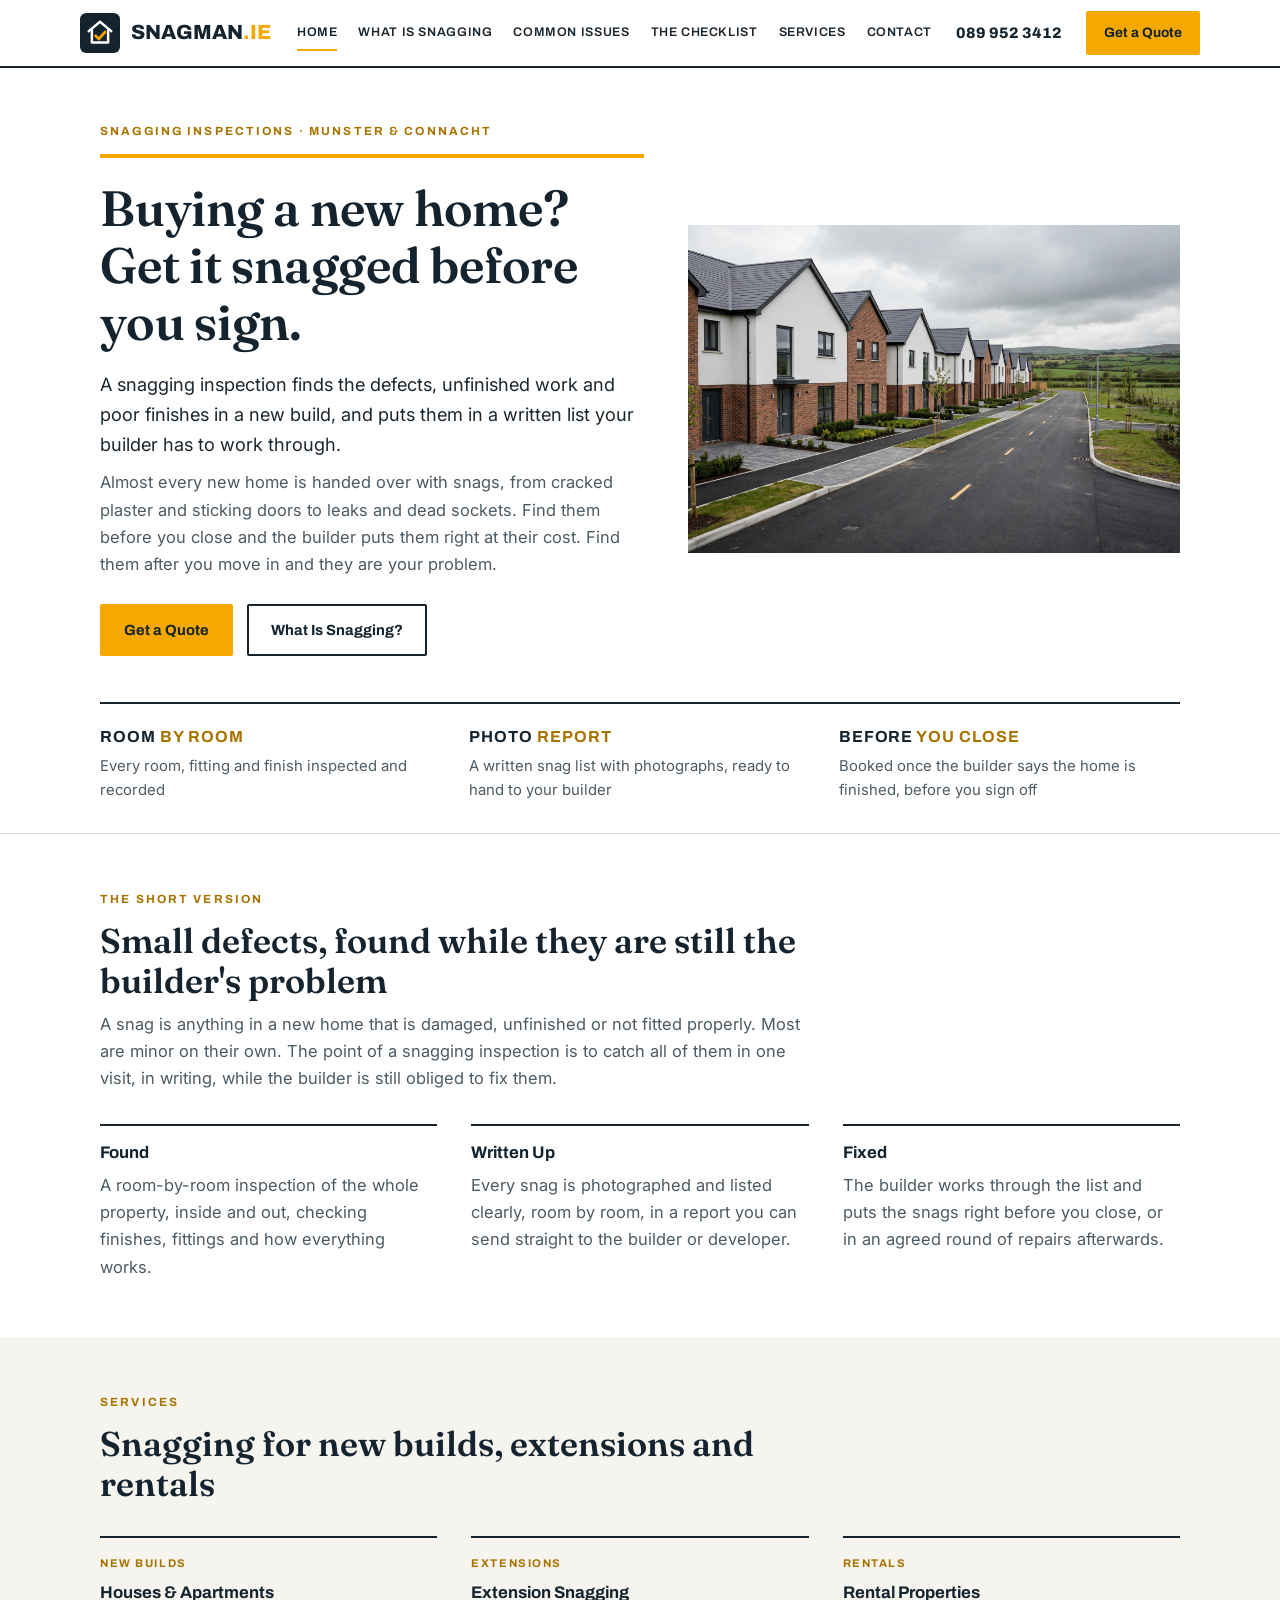
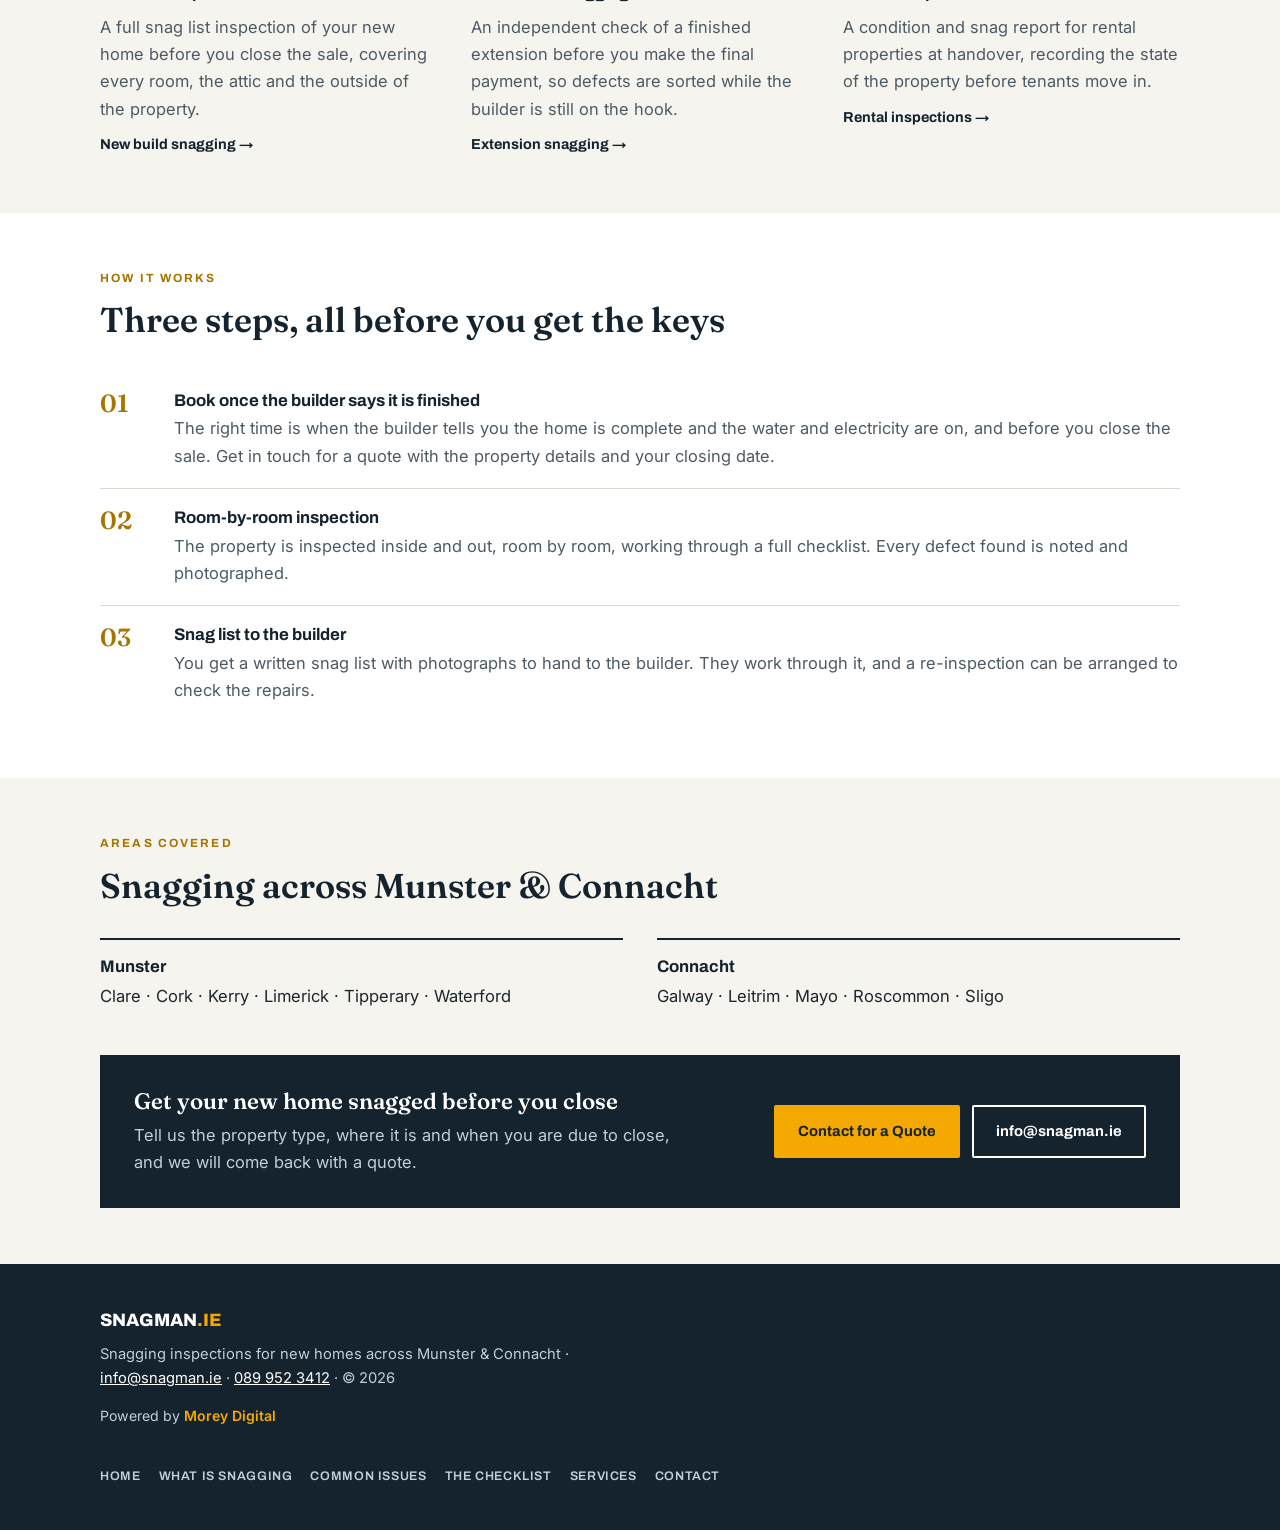
<file: index.html>
<!DOCTYPE html>
<html lang="en">
<head>
<meta charset="UTF-8" />
<meta name="viewport" content="width=device-width, initial-scale=1.0" />
<title>Snagman.ie | Snagging Inspections for New Homes, Munster & Connacht</title>
<meta name="description" content="Snagman.ie provides snagging inspections and snag lists for new-build houses and apartments across Munster and Connacht, plus extension snagging and rental property inspections. Contact for a quote." />
<link rel="icon" href="assets/mark.svg" type="image/svg+xml" />
<link rel="preconnect" href="https://fonts.googleapis.com" />
<link rel="preconnect" href="https://fonts.gstatic.com" crossorigin />
<link href="https://fonts.googleapis.com/css2?family=Archivo:wght@600;700;800;900&family=Fraunces:wght@500;600;700&family=Inter:wght@400;500;600&display=swap" rel="stylesheet" />
<link rel="stylesheet" href="styles.css" />
</head>
<body>

<header>
  <div class="wrap header-in">
    <a class="logo-link" href="index.html" aria-label="Snagman.ie home">
      <img src="assets/mark.svg" alt="" />
      <span class="wordmark">SNAGMAN<em>.IE</em></span>
    </a>
    <div class="header-right">
      <nav id="siteNav">
        <a href="index.html" class="active">Home</a>
        <a href="what-is-snagging.html">What Is Snagging</a>
        <a href="common-issues.html">Common Issues</a>
        <a href="checklist.html">The Checklist</a>
        <a href="services.html">Services</a>
        <a href="contact.html">Contact</a>
      </nav>
      <button class="menu-btn" type="button" aria-label="Open menu" aria-expanded="false" aria-controls="siteNav"><span></span><span></span><span></span></button>
      <a class="header-call" href="tel:+353899523412">089 952 3412</a>
      <a class="btn btn-amber btn-sm" href="contact.html">Get a Quote</a>
    </div>
  </div>
</header>

<main>

  <!-- HERO -->
  <div class="hero">
    <div class="wrap">
      <div class="hero-grid">
        <div>
          <div class="kicker">Snagging Inspections · Munster &amp; Connacht</div>
          <h1>Buying a new home? Get it snagged before you sign.</h1>
          <p class="lede">A snagging inspection finds the defects, unfinished work and poor finishes in a new build, and puts them in a written list your builder has to work through.</p>
          <p class="body">Almost every new home is handed over with snags, from cracked plaster and sticking doors to leaks and dead sockets. Find them before you close and the builder puts them right at their cost. Find them after you move in and they are your problem.</p>
          <div class="cta-row">
            <a class="btn btn-amber" href="contact.html">Get a Quote</a>
            <a class="btn btn-outline" href="what-is-snagging.html">What Is Snagging?</a>
          </div>
        </div>
        <div class="hero-photo-frame">
          <img class="hero-photo" src="assets/hero.jpg" alt="A row of newly built houses in a new Irish housing estate" />
        </div>
      </div>
      <div class="hero-stats">
        <div class="stat"><div class="num">Room <em>by room</em></div><div class="lbl">Every room, fitting and finish inspected and recorded</div></div>
        <div class="stat"><div class="num">Photo <em>report</em></div><div class="lbl">A written snag list with photographs, ready to hand to your builder</div></div>
        <div class="stat"><div class="num">Before <em>you close</em></div><div class="lbl">Booked once the builder says the home is finished, before you sign off</div></div>
      </div>
    </div>
  </div>

  <!-- WHAT IS A SNAG -->
  <section>
    <div class="wrap">
      <div class="section-head">
        <div class="kicker">The Short Version</div>
        <h2>Small defects, found while they are still the builder's problem</h2>
        <p>A snag is anything in a new home that is damaged, unfinished or not fitted properly. Most are minor on their own. The point of a snagging inspection is to catch all of them in one visit, in writing, while the builder is still obliged to fix them.</p>
      </div>
      <div class="why-grid">
        <div class="why-cell">
          <h3>Found</h3>
          <p>A room-by-room inspection of the whole property, inside and out, checking finishes, fittings and how everything works.</p>
        </div>
        <div class="why-cell">
          <h3>Written Up</h3>
          <p>Every snag is photographed and listed clearly, room by room, in a report you can send straight to the builder or developer.</p>
        </div>
        <div class="why-cell">
          <h3>Fixed</h3>
          <p>The builder works through the list and puts the snags right before you close, or in an agreed round of repairs afterwards.</p>
        </div>
      </div>
    </div>
  </section>

  <!-- SERVICES OVERVIEW -->
  <section class="mist">
    <div class="wrap">
      <div class="section-head">
        <div class="kicker">Services</div>
        <h2>Snagging for new builds, extensions and rentals</h2>
      </div>
      <div class="svc-grid">
        <div class="svc">
          <div class="svc-body">
            <span class="tag">New Builds</span>
            <h3>Houses &amp; Apartments</h3>
            <p>A full snag list inspection of your new home before you close the sale, covering every room, the attic and the outside of the property.</p>
            <a class="more-link" href="services.html">New build snagging →</a>
          </div>
        </div>
        <div class="svc">
          <div class="svc-body">
            <span class="tag">Extensions</span>
            <h3>Extension Snagging</h3>
            <p>An independent check of a finished extension before you make the final payment, so defects are sorted while the builder is still on the hook.</p>
            <a class="more-link" href="services.html">Extension snagging →</a>
          </div>
        </div>
        <div class="svc">
          <div class="svc-body">
            <span class="tag">Rentals</span>
            <h3>Rental Properties</h3>
            <p>A condition and snag report for rental properties at handover, recording the state of the property before tenants move in.</p>
            <a class="more-link" href="services.html">Rental inspections →</a>
          </div>
        </div>
      </div>
    </div>
  </section>

  <!-- HOW IT WORKS -->
  <section>
    <div class="wrap">
      <div class="section-head">
        <div class="kicker">How It Works</div>
        <h2>Three steps, all before you get the keys</h2>
      </div>
      <div class="steps">
        <div class="step"><div class="step-num">01</div><div><h3>Book once the builder says it is finished</h3><p>The right time is when the builder tells you the home is complete and the water and electricity are on, and before you close the sale. Get in touch for a quote with the property details and your closing date.</p></div></div>
        <div class="step"><div class="step-num">02</div><div><h3>Room-by-room inspection</h3><p>The property is inspected inside and out, room by room, working through a full checklist. Every defect found is noted and photographed.</p></div></div>
        <div class="step"><div class="step-num">03</div><div><h3>Snag list to the builder</h3><p>You get a written snag list with photographs to hand to the builder. They work through it, and a re-inspection can be arranged to check the repairs.</p></div></div>
      </div>
    </div>
  </section>

  <!-- COVERAGE + CTA -->
  <section class="mist">
    <div class="wrap">
      <div class="section-head">
        <div class="kicker">Areas Covered</div>
        <h2>Snagging across Munster &amp; Connacht</h2>
      </div>
      <div class="county-grid">
        <div class="county"><h3>Munster</h3><p class="list">Clare · Cork · Kerry · Limerick · Tipperary · Waterford</p></div>
        <div class="county"><h3>Connacht</h3><p class="list">Galway · Leitrim · Mayo · Roscommon · Sligo</p></div>
      </div>
      <div style="margin-top:44px">
      <div class="cta-band">
        <div>
          <h3>Get your new home snagged before you close</h3>
          <p>Tell us the property type, where it is and when you are due to close, and we will come back with a quote.</p>
        </div>
        <div class="cta-actions">
          <a class="btn btn-amber" href="contact.html">Contact for a Quote</a>
          <a class="btn btn-white" href="mailto:info@snagman.ie">info@snagman.ie</a>
        </div>
      </div>
      </div>
    </div>
  </section>

</main>

<footer>
  <div class="wrap footer-in">
    <div>
      <div class="footer-brand">SNAGMAN<em>.IE</em></div>
      <div class="footer-sub">Snagging inspections for new homes across Munster &amp; Connacht · <a href="mailto:info@snagman.ie">info@snagman.ie</a> · <a href="tel:+353899523412">089 952 3412</a> · © 2026</div>
      <div class="powered">Powered by <a href="https://moreydigital.ie" target="_blank" rel="noopener">Morey Digital</a></div>
    </div>
    <nav class="footer-nav">
      <a href="index.html">Home</a>
      <a href="what-is-snagging.html">What Is Snagging</a>
      <a href="common-issues.html">Common Issues</a>
      <a href="checklist.html">The Checklist</a>
      <a href="services.html">Services</a>
      <a href="contact.html">Contact</a>
    </nav>
  </div>
</footer>

<script>
(function () {
  var btn = document.querySelector('.menu-btn'), hdr = document.querySelector('header');
  if (!btn || !hdr) return;
  btn.addEventListener('click', function () {
    var open = hdr.classList.toggle('open');
    btn.setAttribute('aria-expanded', open ? 'true' : 'false');
    btn.setAttribute('aria-label', open ? 'Close menu' : 'Open menu');
  });
  hdr.querySelectorAll('nav a').forEach(function (a) {
    a.addEventListener('click', function () {
      hdr.classList.remove('open');
      btn.setAttribute('aria-expanded', 'false');
      btn.setAttribute('aria-label', 'Open menu');
    });
  });
})();
</script>

</body>
</html>
</file>
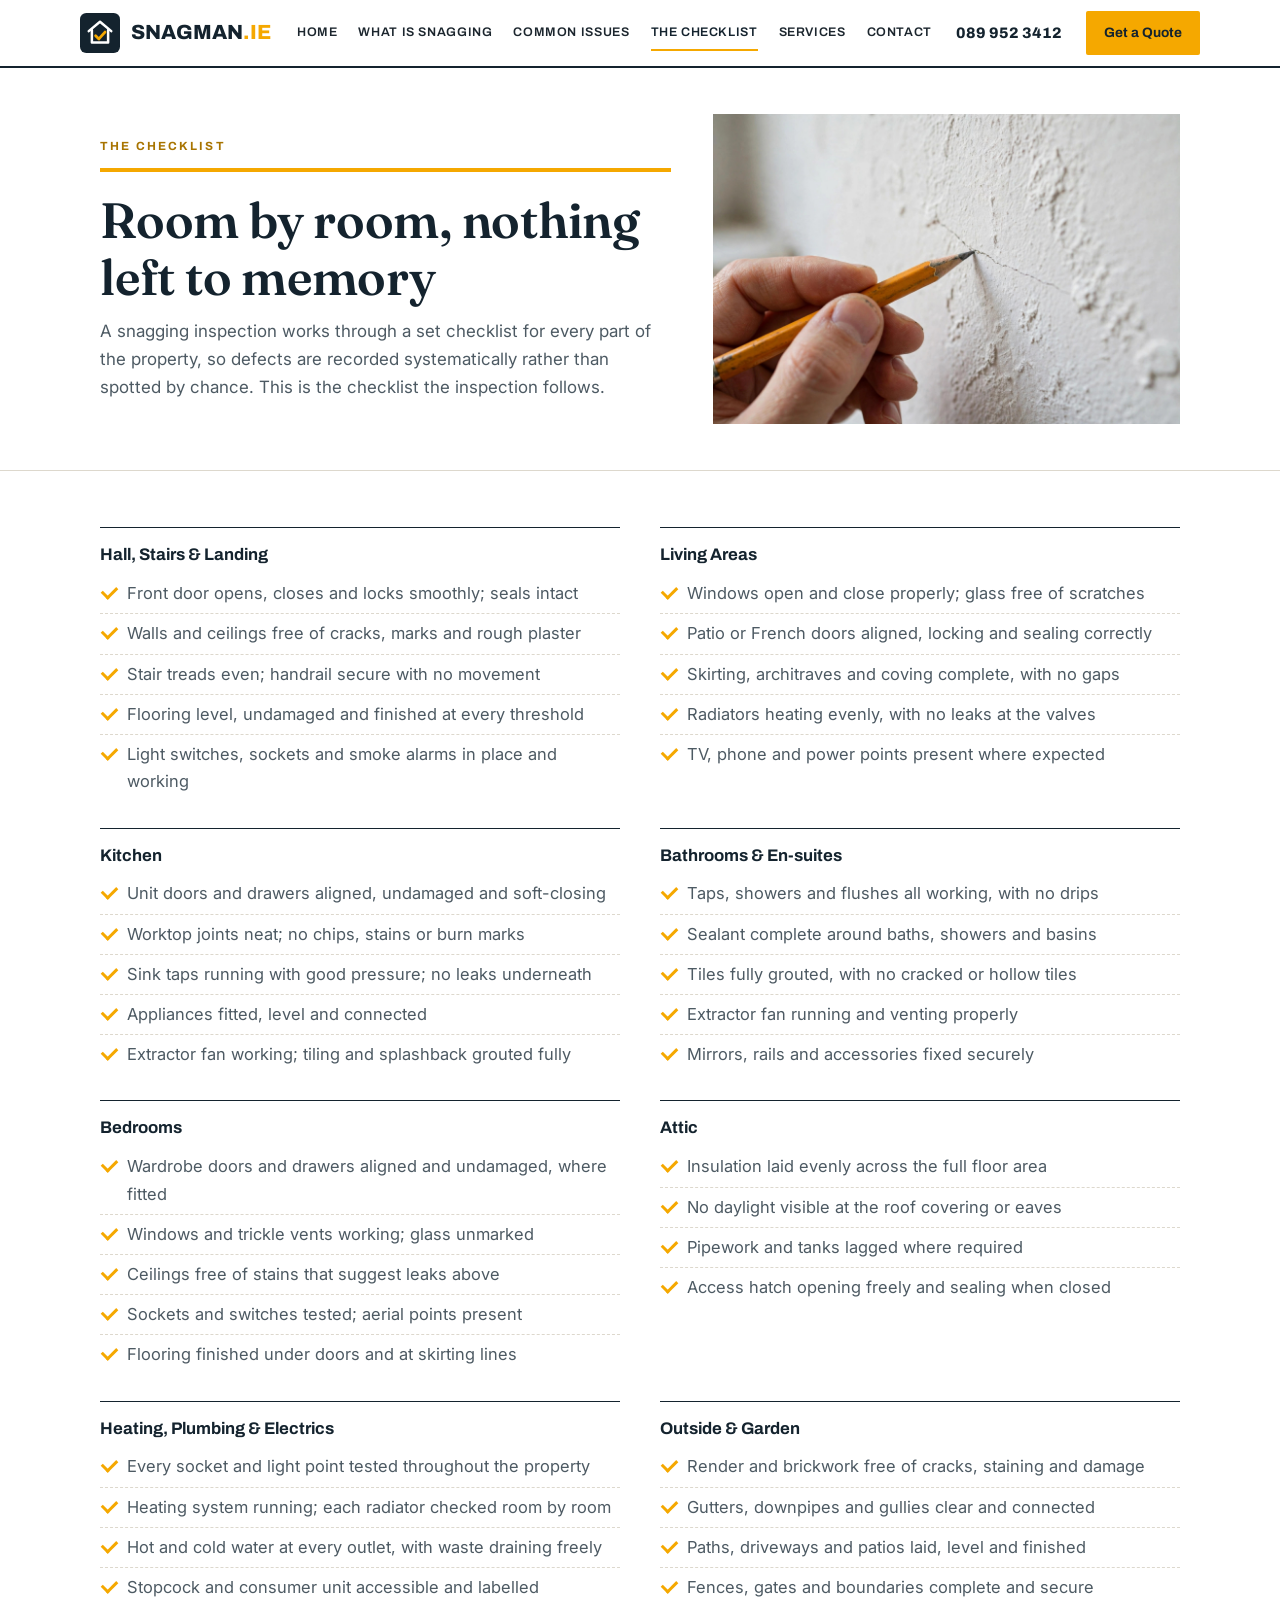
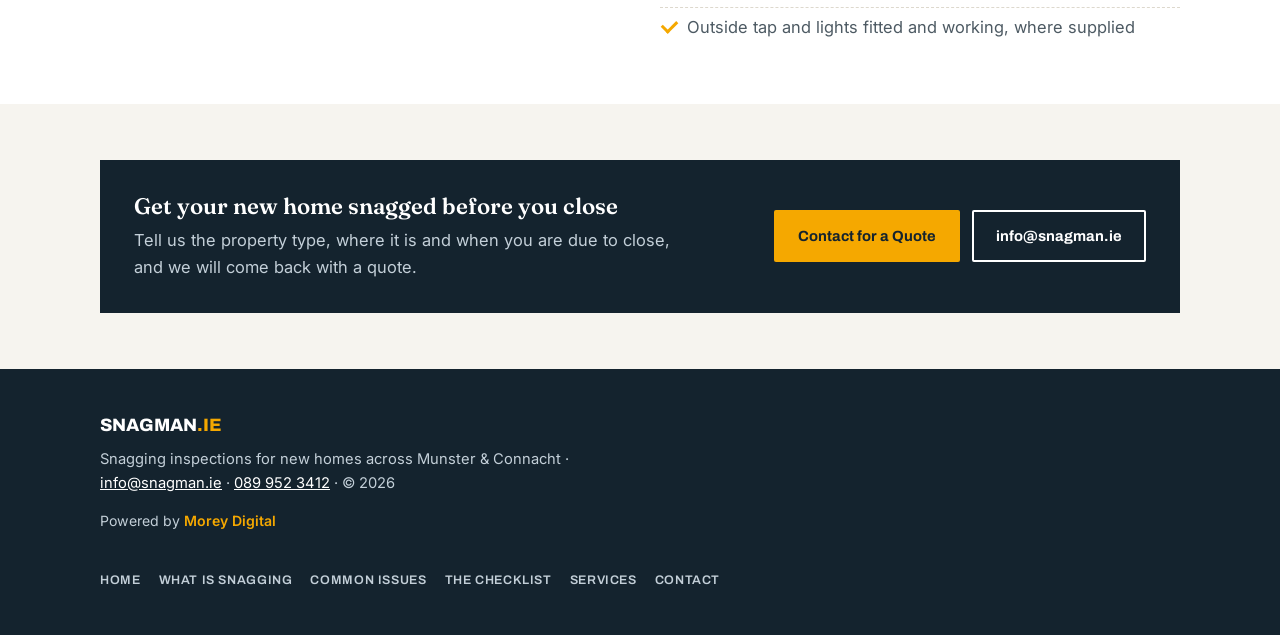
<file: checklist.html>
<!DOCTYPE html>
<html lang="en">
<head>
<meta charset="UTF-8" />
<meta name="viewport" content="width=device-width, initial-scale=1.0" />
<title>The Snagging Checklist | Snagman.ie</title>
<meta name="description" content="The room-by-room snagging checklist: hall and stairs, living areas, kitchen, bathrooms, bedrooms, attic, heating, plumbing, electrics, and outside and garden." />
<link rel="icon" href="assets/mark.svg" type="image/svg+xml" />
<link rel="preconnect" href="https://fonts.googleapis.com" />
<link rel="preconnect" href="https://fonts.gstatic.com" crossorigin />
<link href="https://fonts.googleapis.com/css2?family=Archivo:wght@600;700;800;900&family=Fraunces:wght@500;600;700&family=Inter:wght@400;500;600&display=swap" rel="stylesheet" />
<link rel="stylesheet" href="styles.css" />
</head>
<body>

<header>
  <div class="wrap header-in">
    <a class="logo-link" href="index.html" aria-label="Snagman.ie home">
      <img src="assets/mark.svg" alt="" />
      <span class="wordmark">SNAGMAN<em>.IE</em></span>
    </a>
    <div class="header-right">
      <nav id="siteNav">
        <a href="index.html">Home</a>
        <a href="what-is-snagging.html">What Is Snagging</a>
        <a href="common-issues.html">Common Issues</a>
        <a href="checklist.html" class="active">The Checklist</a>
        <a href="services.html">Services</a>
        <a href="contact.html">Contact</a>
      </nav>
      <button class="menu-btn" type="button" aria-label="Open menu" aria-expanded="false" aria-controls="siteNav"><span></span><span></span><span></span></button>
      <a class="header-call" href="tel:+353899523412">089 952 3412</a>
      <a class="btn btn-amber btn-sm" href="contact.html">Get a Quote</a>
    </div>
  </div>
</header>

<main>

  <div class="page-hero">
    <div class="wrap">
      <div class="page-hero-grid">
        <div>
          <div class="kicker">The Checklist</div>
          <h1>Room by room, nothing left to memory</h1>
          <p>A snagging inspection works through a set checklist for every part of the property, so defects are recorded systematically rather than spotted by chance. This is the checklist the inspection follows.</p>
        </div>
        <img class="page-hero-photo" src="assets/defect.jpg" alt="A pencil pointing at a hairline crack in fresh plaster" />
      </div>
    </div>
  </div>

  <section>
    <div class="wrap">
      <div class="note-grid" style="margin-top:0">
        <div class="note"><h3>Hall, Stairs &amp; Landing</h3><ul class="checklist"><li>Front door opens, closes and locks smoothly; seals intact</li><li>Walls and ceilings free of cracks, marks and rough plaster</li><li>Stair treads even; handrail secure with no movement</li><li>Flooring level, undamaged and finished at every threshold</li><li>Light switches, sockets and smoke alarms in place and working</li></ul></div>
        <div class="note"><h3>Living Areas</h3><ul class="checklist"><li>Windows open and close properly; glass free of scratches</li><li>Patio or French doors aligned, locking and sealing correctly</li><li>Skirting, architraves and coving complete, with no gaps</li><li>Radiators heating evenly, with no leaks at the valves</li><li>TV, phone and power points present where expected</li></ul></div>
        <div class="note"><h3>Kitchen</h3><ul class="checklist"><li>Unit doors and drawers aligned, undamaged and soft-closing</li><li>Worktop joints neat; no chips, stains or burn marks</li><li>Sink taps running with good pressure; no leaks underneath</li><li>Appliances fitted, level and connected</li><li>Extractor fan working; tiling and splashback grouted fully</li></ul></div>
        <div class="note"><h3>Bathrooms &amp; En-suites</h3><ul class="checklist"><li>Taps, showers and flushes all working, with no drips</li><li>Sealant complete around baths, showers and basins</li><li>Tiles fully grouted, with no cracked or hollow tiles</li><li>Extractor fan running and venting properly</li><li>Mirrors, rails and accessories fixed securely</li></ul></div>
        <div class="note"><h3>Bedrooms</h3><ul class="checklist"><li>Wardrobe doors and drawers aligned and undamaged, where fitted</li><li>Windows and trickle vents working; glass unmarked</li><li>Ceilings free of stains that suggest leaks above</li><li>Sockets and switches tested; aerial points present</li><li>Flooring finished under doors and at skirting lines</li></ul></div>
        <div class="note"><h3>Attic</h3><ul class="checklist"><li>Insulation laid evenly across the full floor area</li><li>No daylight visible at the roof covering or eaves</li><li>Pipework and tanks lagged where required</li><li>Access hatch opening freely and sealing when closed</li></ul></div>
        <div class="note"><h3>Heating, Plumbing &amp; Electrics</h3><ul class="checklist"><li>Every socket and light point tested throughout the property</li><li>Heating system running; each radiator checked room by room</li><li>Hot and cold water at every outlet, with waste draining freely</li><li>Stopcock and consumer unit accessible and labelled</li></ul></div>
        <div class="note"><h3>Outside &amp; Garden</h3><ul class="checklist"><li>Render and brickwork free of cracks, staining and damage</li><li>Gutters, downpipes and gullies clear and connected</li><li>Paths, driveways and patios laid, level and finished</li><li>Fences, gates and boundaries complete and secure</li><li>Outside tap and lights fitted and working, where supplied</li></ul></div>
      </div>
    </div>
  </section>

  <section class="mist">
    <div class="wrap">
      <div class="cta-band">
        <div>
          <h3>Get your new home snagged before you close</h3>
          <p>Tell us the property type, where it is and when you are due to close, and we will come back with a quote.</p>
        </div>
        <div class="cta-actions">
          <a class="btn btn-amber" href="contact.html">Contact for a Quote</a>
          <a class="btn btn-white" href="mailto:info@snagman.ie">info@snagman.ie</a>
        </div>
      </div>
    </div>
  </section>

</main>

<footer>
  <div class="wrap footer-in">
    <div>
      <div class="footer-brand">SNAGMAN<em>.IE</em></div>
      <div class="footer-sub">Snagging inspections for new homes across Munster &amp; Connacht · <a href="mailto:info@snagman.ie">info@snagman.ie</a> · <a href="tel:+353899523412">089 952 3412</a> · © 2026</div>
      <div class="powered">Powered by <a href="https://moreydigital.ie" target="_blank" rel="noopener">Morey Digital</a></div>
    </div>
    <nav class="footer-nav">
      <a href="index.html">Home</a>
      <a href="what-is-snagging.html">What Is Snagging</a>
      <a href="common-issues.html">Common Issues</a>
      <a href="checklist.html">The Checklist</a>
      <a href="services.html">Services</a>
      <a href="contact.html">Contact</a>
    </nav>
  </div>
</footer>

<script>
(function () {
  var btn = document.querySelector('.menu-btn'), hdr = document.querySelector('header');
  if (!btn || !hdr) return;
  btn.addEventListener('click', function () {
    var open = hdr.classList.toggle('open');
    btn.setAttribute('aria-expanded', open ? 'true' : 'false');
    btn.setAttribute('aria-label', open ? 'Close menu' : 'Open menu');
  });
  hdr.querySelectorAll('nav a').forEach(function (a) {
    a.addEventListener('click', function () {
      hdr.classList.remove('open');
      btn.setAttribute('aria-expanded', 'false');
      btn.setAttribute('aria-label', 'Open menu');
    });
  });
})();
</script>

</body>
</html>
</file>
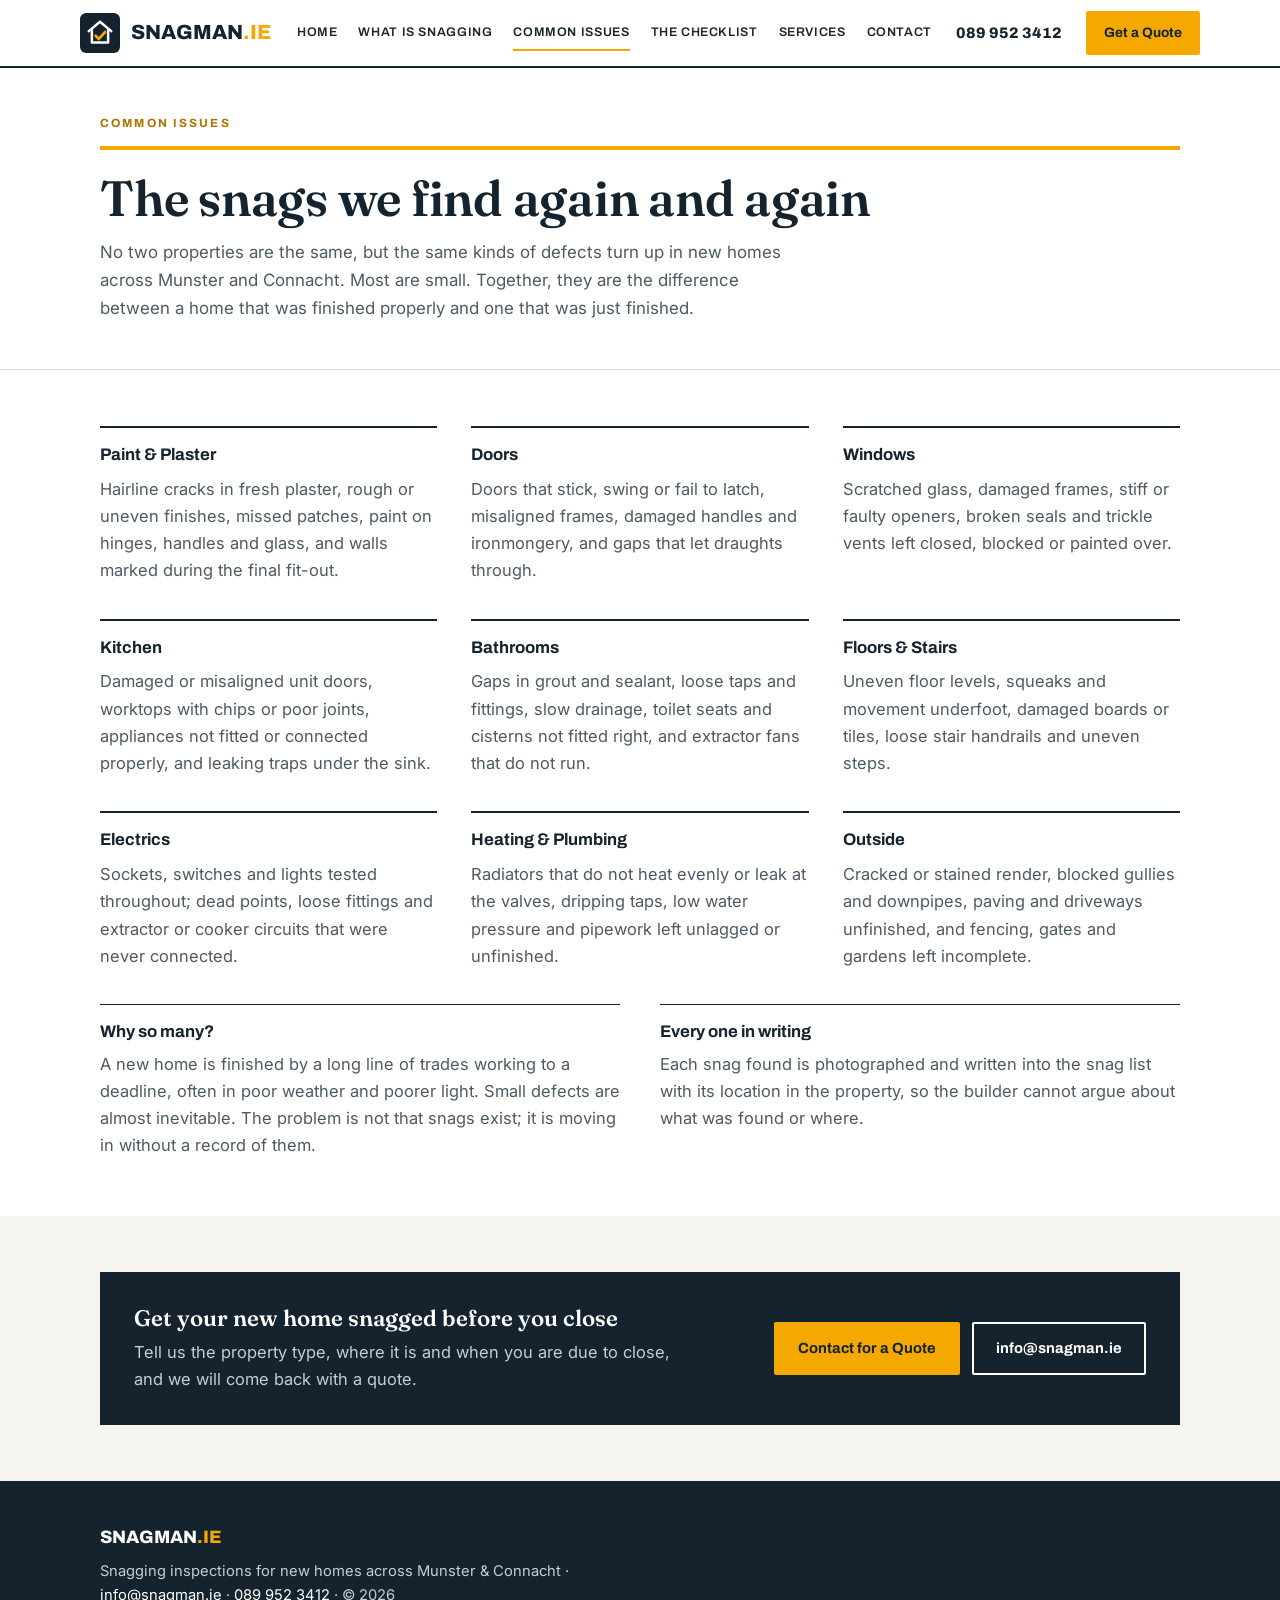
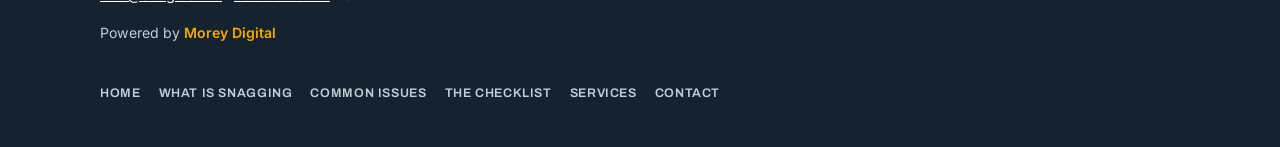
<file: common-issues.html>
<!DOCTYPE html>
<html lang="en">
<head>
<meta charset="UTF-8" />
<meta name="viewport" content="width=device-width, initial-scale=1.0" />
<title>Common Snags in New Homes | Snagman.ie</title>
<meta name="description" content="The defects found again and again in new Irish homes: paint and plaster cracks, sticking doors, scratched windows, kitchen and bathroom faults, heating and plumbing problems, and unfinished work outside." />
<link rel="icon" href="assets/mark.svg" type="image/svg+xml" />
<link rel="preconnect" href="https://fonts.googleapis.com" />
<link rel="preconnect" href="https://fonts.gstatic.com" crossorigin />
<link href="https://fonts.googleapis.com/css2?family=Archivo:wght@600;700;800;900&family=Fraunces:wght@500;600;700&family=Inter:wght@400;500;600&display=swap" rel="stylesheet" />
<link rel="stylesheet" href="styles.css" />
</head>
<body>

<header>
  <div class="wrap header-in">
    <a class="logo-link" href="index.html" aria-label="Snagman.ie home">
      <img src="assets/mark.svg" alt="" />
      <span class="wordmark">SNAGMAN<em>.IE</em></span>
    </a>
    <div class="header-right">
      <nav id="siteNav">
        <a href="index.html">Home</a>
        <a href="what-is-snagging.html">What Is Snagging</a>
        <a href="common-issues.html" class="active">Common Issues</a>
        <a href="checklist.html">The Checklist</a>
        <a href="services.html">Services</a>
        <a href="contact.html">Contact</a>
      </nav>
      <button class="menu-btn" type="button" aria-label="Open menu" aria-expanded="false" aria-controls="siteNav"><span></span><span></span><span></span></button>
      <a class="header-call" href="tel:+353899523412">089 952 3412</a>
      <a class="btn btn-amber btn-sm" href="contact.html">Get a Quote</a>
    </div>
  </div>
</header>

<main>

  <div class="page-hero">
    <div class="wrap">
      <div class="kicker">Common Issues</div>
      <h1>The snags we find again and again</h1>
      <p>No two properties are the same, but the same kinds of defects turn up in new homes across Munster and Connacht. Most are small. Together, they are the difference between a home that was finished properly and one that was just finished.</p>
    </div>
  </div>

  <section>
    <div class="wrap">
      <div class="svc-grid">
        <div class="svc"><div class="svc-body"><h3>Paint &amp; Plaster</h3><p>Hairline cracks in fresh plaster, rough or uneven finishes, missed patches, paint on hinges, handles and glass, and walls marked during the final fit-out.</p></div></div>
        <div class="svc"><div class="svc-body"><h3>Doors</h3><p>Doors that stick, swing or fail to latch, misaligned frames, damaged handles and ironmongery, and gaps that let draughts through.</p></div></div>
        <div class="svc"><div class="svc-body"><h3>Windows</h3><p>Scratched glass, damaged frames, stiff or faulty openers, broken seals and trickle vents left closed, blocked or painted over.</p></div></div>
        <div class="svc"><div class="svc-body"><h3>Kitchen</h3><p>Damaged or misaligned unit doors, worktops with chips or poor joints, appliances not fitted or connected properly, and leaking traps under the sink.</p></div></div>
        <div class="svc"><div class="svc-body"><h3>Bathrooms</h3><p>Gaps in grout and sealant, loose taps and fittings, slow drainage, toilet seats and cisterns not fitted right, and extractor fans that do not run.</p></div></div>
        <div class="svc"><div class="svc-body"><h3>Floors &amp; Stairs</h3><p>Uneven floor levels, squeaks and movement underfoot, damaged boards or tiles, loose stair handrails and uneven steps.</p></div></div>
        <div class="svc"><div class="svc-body"><h3>Electrics</h3><p>Sockets, switches and lights tested throughout; dead points, loose fittings and extractor or cooker circuits that were never connected.</p></div></div>
        <div class="svc"><div class="svc-body"><h3>Heating &amp; Plumbing</h3><p>Radiators that do not heat evenly or leak at the valves, dripping taps, low water pressure and pipework left unlagged or unfinished.</p></div></div>
        <div class="svc"><div class="svc-body"><h3>Outside</h3><p>Cracked or stained render, blocked gullies and downpipes, paving and driveways unfinished, and fencing, gates and gardens left incomplete.</p></div></div>
      </div>
      <div class="note-grid">
        <div class="note">
          <h3>Why so many?</h3>
          <p>A new home is finished by a long line of trades working to a deadline, often in poor weather and poorer light. Small defects are almost inevitable. The problem is not that snags exist; it is moving in without a record of them.</p>
        </div>
        <div class="note">
          <h3>Every one in writing</h3>
          <p>Each snag found is photographed and written into the snag list with its location in the property, so the builder cannot argue about what was found or where.</p>
        </div>
      </div>
    </div>
  </section>

  <section class="mist">
    <div class="wrap">
      <div class="cta-band">
        <div>
          <h3>Get your new home snagged before you close</h3>
          <p>Tell us the property type, where it is and when you are due to close, and we will come back with a quote.</p>
        </div>
        <div class="cta-actions">
          <a class="btn btn-amber" href="contact.html">Contact for a Quote</a>
          <a class="btn btn-white" href="mailto:info@snagman.ie">info@snagman.ie</a>
        </div>
      </div>
    </div>
  </section>

</main>

<footer>
  <div class="wrap footer-in">
    <div>
      <div class="footer-brand">SNAGMAN<em>.IE</em></div>
      <div class="footer-sub">Snagging inspections for new homes across Munster &amp; Connacht · <a href="mailto:info@snagman.ie">info@snagman.ie</a> · <a href="tel:+353899523412">089 952 3412</a> · © 2026</div>
      <div class="powered">Powered by <a href="https://moreydigital.ie" target="_blank" rel="noopener">Morey Digital</a></div>
    </div>
    <nav class="footer-nav">
      <a href="index.html">Home</a>
      <a href="what-is-snagging.html">What Is Snagging</a>
      <a href="common-issues.html">Common Issues</a>
      <a href="checklist.html">The Checklist</a>
      <a href="services.html">Services</a>
      <a href="contact.html">Contact</a>
    </nav>
  </div>
</footer>

<script>
(function () {
  var btn = document.querySelector('.menu-btn'), hdr = document.querySelector('header');
  if (!btn || !hdr) return;
  btn.addEventListener('click', function () {
    var open = hdr.classList.toggle('open');
    btn.setAttribute('aria-expanded', open ? 'true' : 'false');
    btn.setAttribute('aria-label', open ? 'Close menu' : 'Open menu');
  });
  hdr.querySelectorAll('nav a').forEach(function (a) {
    a.addEventListener('click', function () {
      hdr.classList.remove('open');
      btn.setAttribute('aria-expanded', 'false');
      btn.setAttribute('aria-label', 'Open menu');
    });
  });
})();
</script>

</body>
</html>
</file>
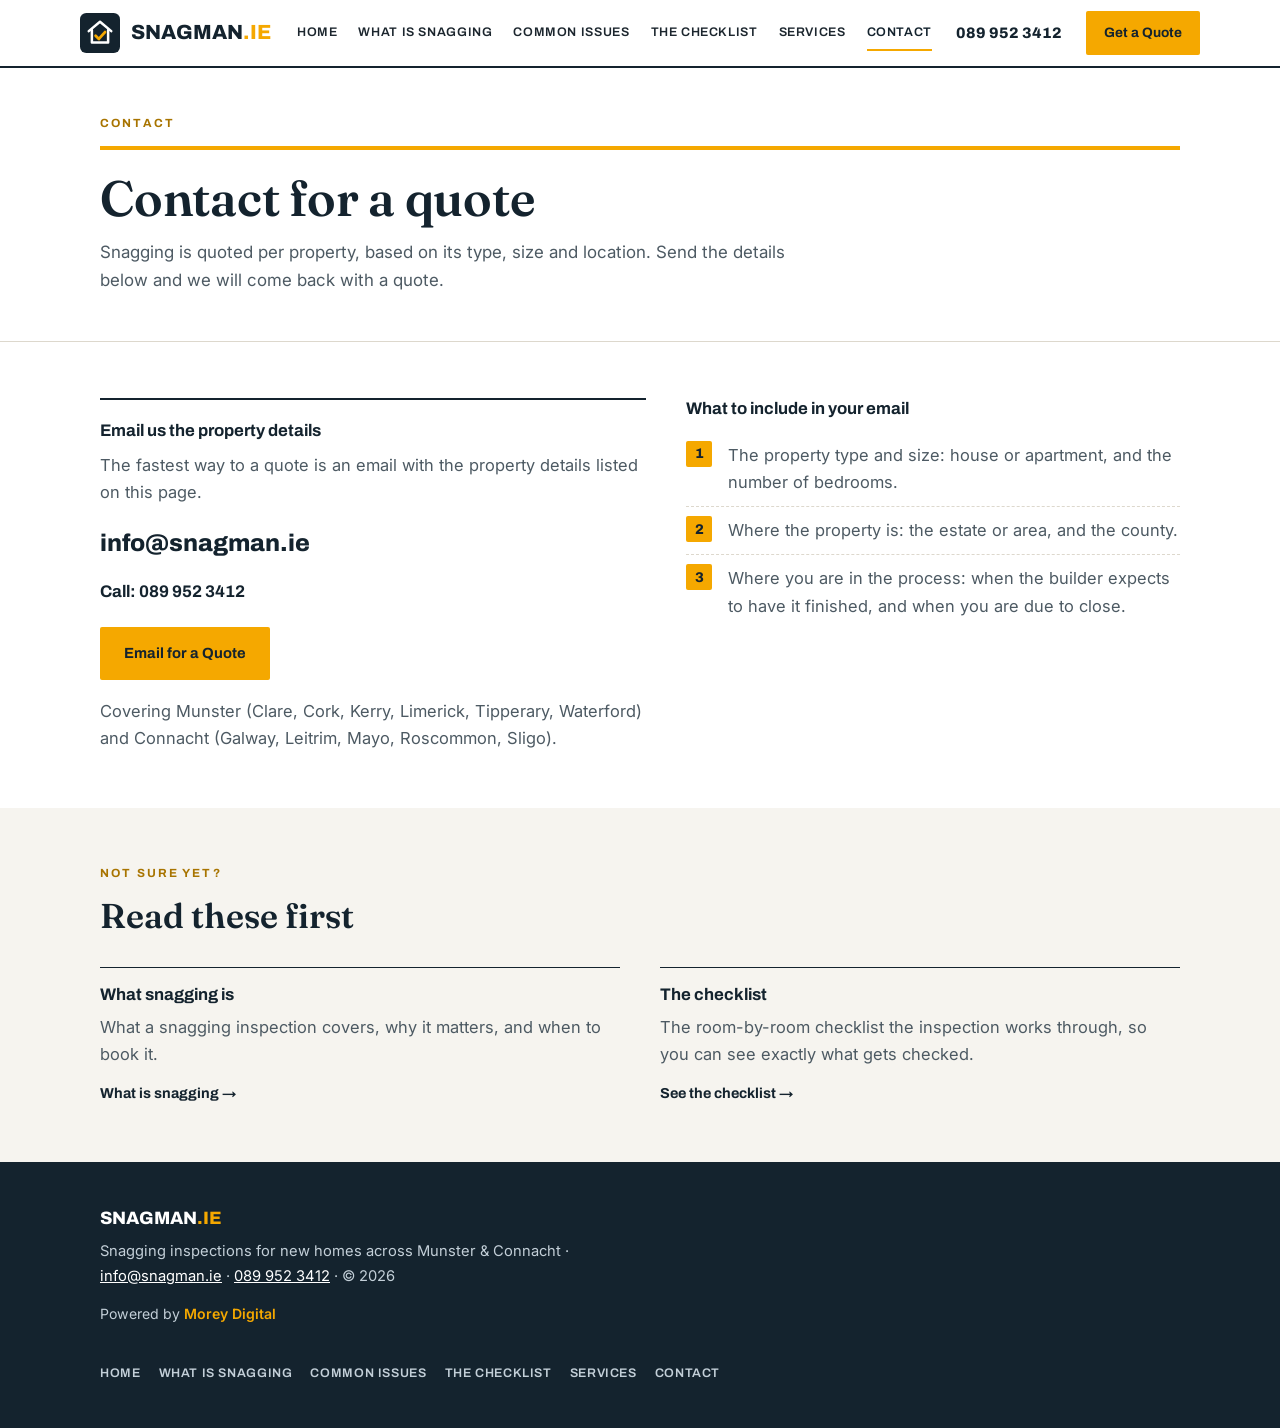
<file: contact.html>
<!DOCTYPE html>
<html lang="en">
<head>
<meta charset="UTF-8" />
<meta name="viewport" content="width=device-width, initial-scale=1.0" />
<title>Contact for a Quote | Snagman.ie</title>
<meta name="description" content="Contact Snagman.ie for a snagging quote: email info@snagman.ie with the property type, location and your closing date. Covering Munster and Connacht." />
<link rel="icon" href="assets/mark.svg" type="image/svg+xml" />
<link rel="preconnect" href="https://fonts.googleapis.com" />
<link rel="preconnect" href="https://fonts.gstatic.com" crossorigin />
<link href="https://fonts.googleapis.com/css2?family=Archivo:wght@600;700;800;900&family=Fraunces:wght@500;600;700&family=Inter:wght@400;500;600&display=swap" rel="stylesheet" />
<link rel="stylesheet" href="styles.css" />
</head>
<body>

<header>
  <div class="wrap header-in">
    <a class="logo-link" href="index.html" aria-label="Snagman.ie home">
      <img src="assets/mark.svg" alt="" />
      <span class="wordmark">SNAGMAN<em>.IE</em></span>
    </a>
    <div class="header-right">
      <nav id="siteNav">
        <a href="index.html">Home</a>
        <a href="what-is-snagging.html">What Is Snagging</a>
        <a href="common-issues.html">Common Issues</a>
        <a href="checklist.html">The Checklist</a>
        <a href="services.html">Services</a>
        <a href="contact.html" class="active">Contact</a>
      </nav>
      <button class="menu-btn" type="button" aria-label="Open menu" aria-expanded="false" aria-controls="siteNav"><span></span><span></span><span></span></button>
      <a class="header-call" href="tel:+353899523412">089 952 3412</a>
      <a class="btn btn-amber btn-sm" href="contact.html">Get a Quote</a>
    </div>
  </div>
</header>

<main>

  <div class="page-hero">
    <div class="wrap">
      <div class="kicker">Contact</div>
      <h1>Contact for a quote</h1>
      <p>Snagging is quoted per property, based on its type, size and location. Send the details below and we will come back with a quote.</p>
    </div>
  </div>

  <section>
    <div class="wrap">
      <div class="contact-grid">
        <div class="contact-card">
          <h3>Email us the property details</h3>
          <p style="margin:10px 0 18px">The fastest way to a quote is an email with the property details listed on this page.</p>
          <a class="mail-big" href="mailto:info@snagman.ie">info@snagman.ie</a>
          <p class="call-line">Call: <a href="tel:+353899523412">089 952 3412</a></p>
          <p style="margin-top:22px"><a class="btn btn-amber" href="mailto:info@snagman.ie?subject=Snagging%20quote%20request">Email for a Quote</a></p>
          <p style="margin-top:18px">Covering Munster (Clare, Cork, Kerry, Limerick, Tipperary, Waterford) and Connacht (Galway, Leitrim, Mayo, Roscommon, Sligo).</p>
        </div>
        <div class="contact-side">
          <h3>What to include in your email</h3>
          <ol class="next-steps">
            <li>The property type and size: house or apartment, and the number of bedrooms.</li>
            <li>Where the property is: the estate or area, and the county.</li>
            <li>Where you are in the process: when the builder expects to have it finished, and when you are due to close.</li>
          </ol>
        </div>
      </div>
    </div>
  </section>

  <section class="mist">
    <div class="wrap">
      <div class="section-head">
        <div class="kicker">Not Sure Yet?</div>
        <h2>Read these first</h2>
      </div>
      <div class="note-grid" style="margin-top:0">
        <div class="note">
          <h3>What snagging is</h3>
          <p>What a snagging inspection covers, why it matters, and when to book it.</p>
          <p style="margin-top:10px"><a class="more-link" href="what-is-snagging.html">What is snagging →</a></p>
        </div>
        <div class="note">
          <h3>The checklist</h3>
          <p>The room-by-room checklist the inspection works through, so you can see exactly what gets checked.</p>
          <p style="margin-top:10px"><a class="more-link" href="checklist.html">See the checklist →</a></p>
        </div>
      </div>
    </div>
  </section>

</main>

<footer>
  <div class="wrap footer-in">
    <div>
      <div class="footer-brand">SNAGMAN<em>.IE</em></div>
      <div class="footer-sub">Snagging inspections for new homes across Munster &amp; Connacht · <a href="mailto:info@snagman.ie">info@snagman.ie</a> · <a href="tel:+353899523412">089 952 3412</a> · © 2026</div>
      <div class="powered">Powered by <a href="https://moreydigital.ie" target="_blank" rel="noopener">Morey Digital</a></div>
    </div>
    <nav class="footer-nav">
      <a href="index.html">Home</a>
      <a href="what-is-snagging.html">What Is Snagging</a>
      <a href="common-issues.html">Common Issues</a>
      <a href="checklist.html">The Checklist</a>
      <a href="services.html">Services</a>
      <a href="contact.html">Contact</a>
    </nav>
  </div>
</footer>

<script>
(function () {
  var btn = document.querySelector('.menu-btn'), hdr = document.querySelector('header');
  if (!btn || !hdr) return;
  btn.addEventListener('click', function () {
    var open = hdr.classList.toggle('open');
    btn.setAttribute('aria-expanded', open ? 'true' : 'false');
    btn.setAttribute('aria-label', open ? 'Close menu' : 'Open menu');
  });
  hdr.querySelectorAll('nav a').forEach(function (a) {
    a.addEventListener('click', function () {
      hdr.classList.remove('open');
      btn.setAttribute('aria-expanded', 'false');
      btn.setAttribute('aria-label', 'Open menu');
    });
  });
})();
</script>

</body>
</html>
</file>
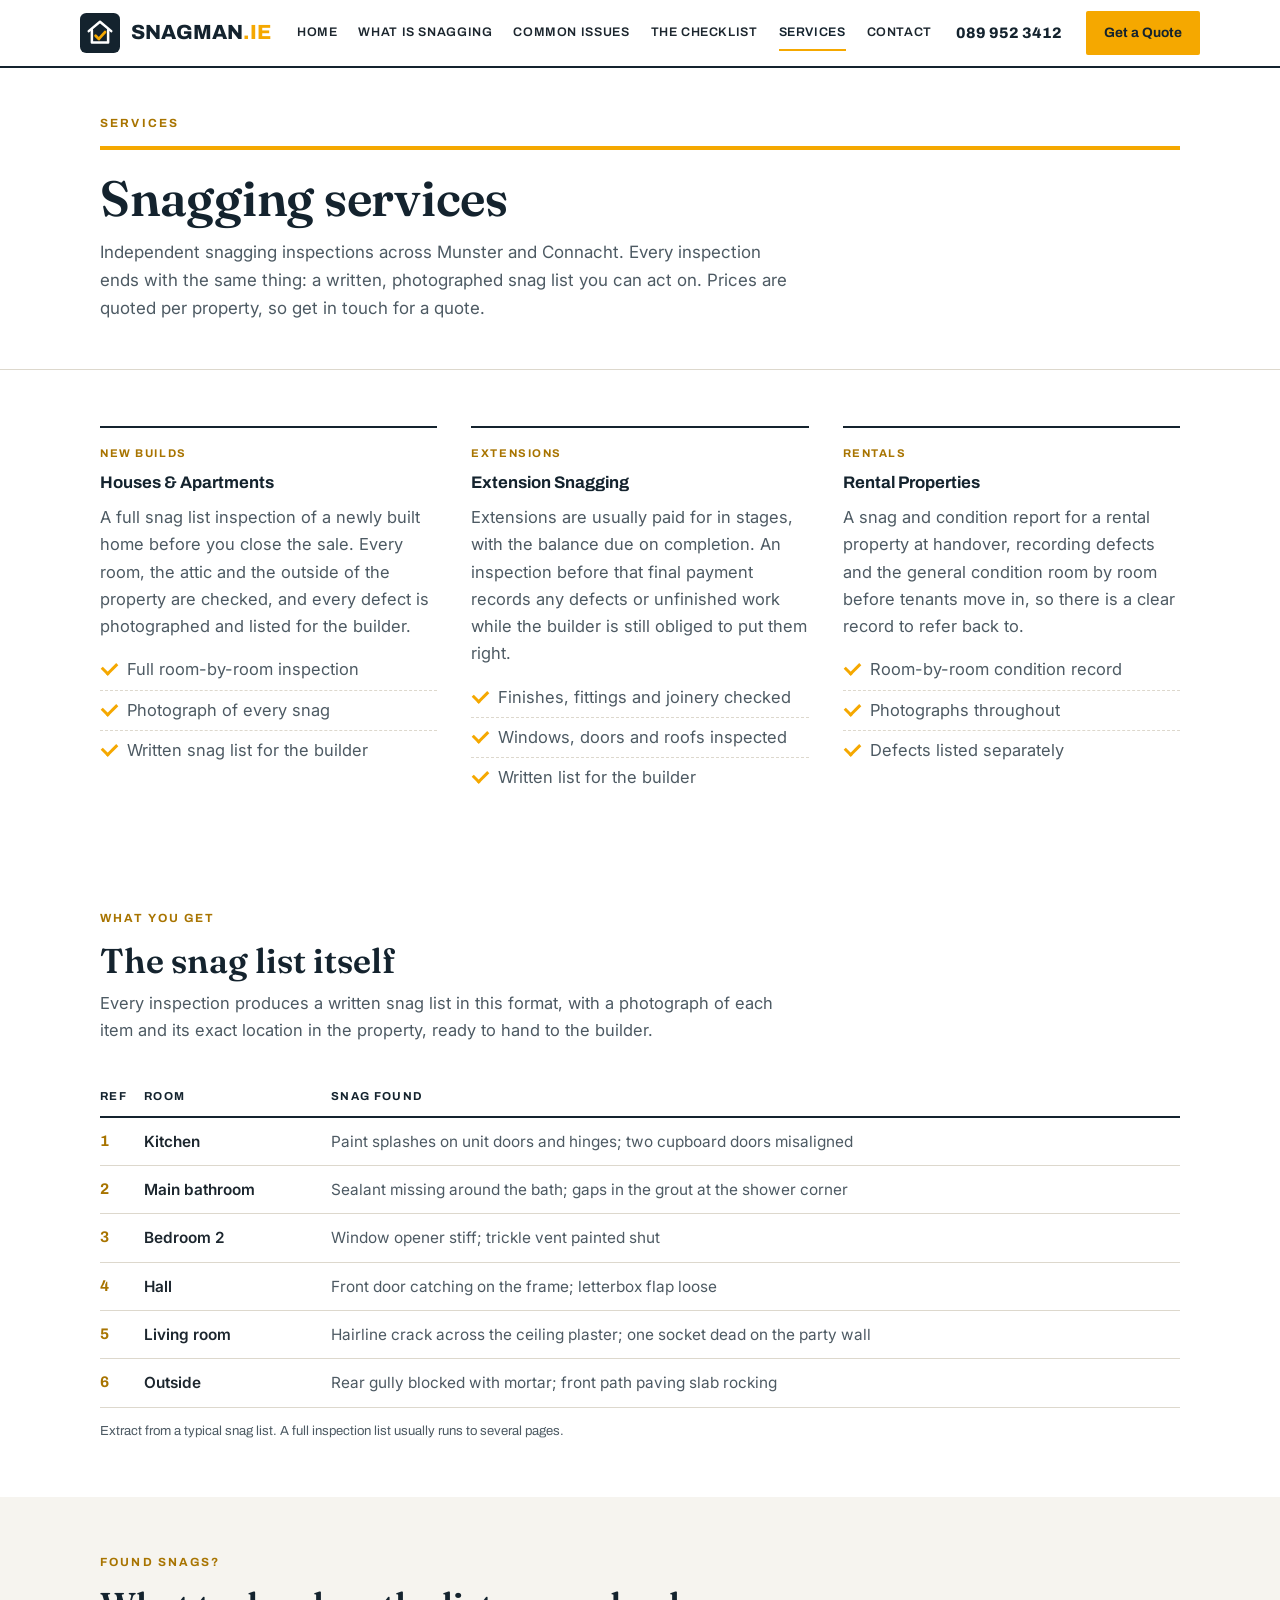
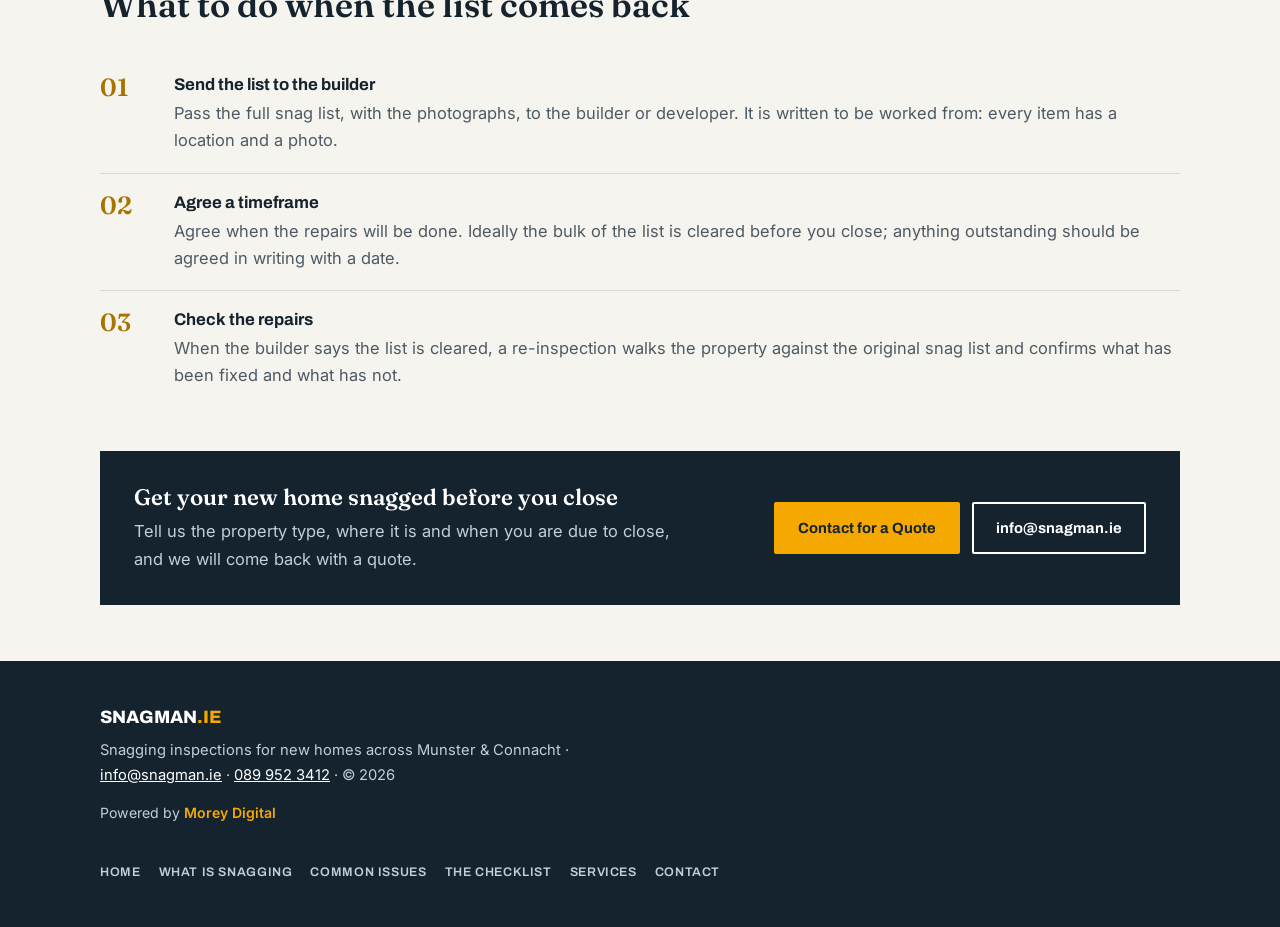
<file: services.html>
<!DOCTYPE html>
<html lang="en">
<head>
<meta charset="UTF-8" />
<meta name="viewport" content="width=device-width, initial-scale=1.0" />
<title>Snagging Services | Snagman.ie</title>
<meta name="description" content="Snagging services across Munster and Connacht: new-build house and apartment snag lists, extension snagging before final payment, and rental property condition reports. Contact for a quote." />
<link rel="icon" href="assets/mark.svg" type="image/svg+xml" />
<link rel="preconnect" href="https://fonts.googleapis.com" />
<link rel="preconnect" href="https://fonts.gstatic.com" crossorigin />
<link href="https://fonts.googleapis.com/css2?family=Archivo:wght@600;700;800;900&family=Fraunces:wght@500;600;700&family=Inter:wght@400;500;600&display=swap" rel="stylesheet" />
<link rel="stylesheet" href="styles.css" />
</head>
<body>

<header>
  <div class="wrap header-in">
    <a class="logo-link" href="index.html" aria-label="Snagman.ie home">
      <img src="assets/mark.svg" alt="" />
      <span class="wordmark">SNAGMAN<em>.IE</em></span>
    </a>
    <div class="header-right">
      <nav id="siteNav">
        <a href="index.html">Home</a>
        <a href="what-is-snagging.html">What Is Snagging</a>
        <a href="common-issues.html">Common Issues</a>
        <a href="checklist.html">The Checklist</a>
        <a href="services.html" class="active">Services</a>
        <a href="contact.html">Contact</a>
      </nav>
      <button class="menu-btn" type="button" aria-label="Open menu" aria-expanded="false" aria-controls="siteNav"><span></span><span></span><span></span></button>
      <a class="header-call" href="tel:+353899523412">089 952 3412</a>
      <a class="btn btn-amber btn-sm" href="contact.html">Get a Quote</a>
    </div>
  </div>
</header>

<main>

  <div class="page-hero">
    <div class="wrap">
      <div class="kicker">Services</div>
      <h1>Snagging services</h1>
      <p>Independent snagging inspections across Munster and Connacht. Every inspection ends with the same thing: a written, photographed snag list you can act on. Prices are quoted per property, so get in touch for a quote.</p>
    </div>
  </div>

  <section>
    <div class="wrap">
      <div class="svc-grid">
        <div class="svc">
          <div class="svc-body">
            <span class="tag">New Builds</span>
            <h3>Houses &amp; Apartments</h3>
            <p>A full snag list inspection of a newly built home before you close the sale. Every room, the attic and the outside of the property are checked, and every defect is photographed and listed for the builder.</p>
            <ul class="checklist">
              <li>Full room-by-room inspection</li>
              <li>Photograph of every snag</li>
              <li>Written snag list for the builder</li>
            </ul>
          </div>
        </div>
        <div class="svc">
          <div class="svc-body">
            <span class="tag">Extensions</span>
            <h3>Extension Snagging</h3>
            <p>Extensions are usually paid for in stages, with the balance due on completion. An inspection before that final payment records any defects or unfinished work while the builder is still obliged to put them right.</p>
            <ul class="checklist">
              <li>Finishes, fittings and joinery checked</li>
              <li>Windows, doors and roofs inspected</li>
              <li>Written list for the builder</li>
            </ul>
          </div>
        </div>
        <div class="svc">
          <div class="svc-body">
            <span class="tag">Rentals</span>
            <h3>Rental Properties</h3>
            <p>A snag and condition report for a rental property at handover, recording defects and the general condition room by room before tenants move in, so there is a clear record to refer back to.</p>
            <ul class="checklist">
              <li>Room-by-room condition record</li>
              <li>Photographs throughout</li>
              <li>Defects listed separately</li>
            </ul>
          </div>
        </div>
      </div>
    </div>
  </section>

  <section>
    <div class="wrap">
      <div class="section-head">
        <div class="kicker">What You Get</div>
        <h2>The snag list itself</h2>
        <p>Every inspection produces a written snag list in this format, with a photograph of each item and its exact location in the property, ready to hand to the builder.</p>
      </div>
      <table class="snag-table">
        <caption>Extract from a typical snag list. A full inspection list usually runs to several pages.</caption>
        <tr><th>Ref</th><th>Room</th><th>Snag found</th></tr>
        <tr><td class="ref">1</td><td class="room">Kitchen</td><td>Paint splashes on unit doors and hinges; two cupboard doors misaligned</td></tr>
        <tr><td class="ref">2</td><td class="room">Main bathroom</td><td>Sealant missing around the bath; gaps in the grout at the shower corner</td></tr>
        <tr><td class="ref">3</td><td class="room">Bedroom 2</td><td>Window opener stiff; trickle vent painted shut</td></tr>
        <tr><td class="ref">4</td><td class="room">Hall</td><td>Front door catching on the frame; letterbox flap loose</td></tr>
        <tr><td class="ref">5</td><td class="room">Living room</td><td>Hairline crack across the ceiling plaster; one socket dead on the party wall</td></tr>
        <tr><td class="ref">6</td><td class="room">Outside</td><td>Rear gully blocked with mortar; front path paving slab rocking</td></tr>
      </table>
    </div>
  </section>

  <section class="mist">
    <div class="wrap">
      <div class="section-head">
        <div class="kicker">Found Snags?</div>
        <h2>What to do when the list comes back</h2>
      </div>
      <div class="steps">
        <div class="step"><div class="step-num">01</div><div><h3>Send the list to the builder</h3><p>Pass the full snag list, with the photographs, to the builder or developer. It is written to be worked from: every item has a location and a photo.</p></div></div>
        <div class="step"><div class="step-num">02</div><div><h3>Agree a timeframe</h3><p>Agree when the repairs will be done. Ideally the bulk of the list is cleared before you close; anything outstanding should be agreed in writing with a date.</p></div></div>
        <div class="step"><div class="step-num">03</div><div><h3>Check the repairs</h3><p>When the builder says the list is cleared, a re-inspection walks the property against the original snag list and confirms what has been fixed and what has not.</p></div></div>
      </div>
      <div style="margin-top:44px">
      <div class="cta-band">
        <div>
          <h3>Get your new home snagged before you close</h3>
          <p>Tell us the property type, where it is and when you are due to close, and we will come back with a quote.</p>
        </div>
        <div class="cta-actions">
          <a class="btn btn-amber" href="contact.html">Contact for a Quote</a>
          <a class="btn btn-white" href="mailto:info@snagman.ie">info@snagman.ie</a>
        </div>
      </div>
      </div>
    </div>
  </section>

</main>

<footer>
  <div class="wrap footer-in">
    <div>
      <div class="footer-brand">SNAGMAN<em>.IE</em></div>
      <div class="footer-sub">Snagging inspections for new homes across Munster &amp; Connacht · <a href="mailto:info@snagman.ie">info@snagman.ie</a> · <a href="tel:+353899523412">089 952 3412</a> · © 2026</div>
      <div class="powered">Powered by <a href="https://moreydigital.ie" target="_blank" rel="noopener">Morey Digital</a></div>
    </div>
    <nav class="footer-nav">
      <a href="index.html">Home</a>
      <a href="what-is-snagging.html">What Is Snagging</a>
      <a href="common-issues.html">Common Issues</a>
      <a href="checklist.html">The Checklist</a>
      <a href="services.html">Services</a>
      <a href="contact.html">Contact</a>
    </nav>
  </div>
</footer>

<script>
(function () {
  var btn = document.querySelector('.menu-btn'), hdr = document.querySelector('header');
  if (!btn || !hdr) return;
  btn.addEventListener('click', function () {
    var open = hdr.classList.toggle('open');
    btn.setAttribute('aria-expanded', open ? 'true' : 'false');
    btn.setAttribute('aria-label', open ? 'Close menu' : 'Open menu');
  });
  hdr.querySelectorAll('nav a').forEach(function (a) {
    a.addEventListener('click', function () {
      hdr.classList.remove('open');
      btn.setAttribute('aria-expanded', 'false');
      btn.setAttribute('aria-label', 'Open menu');
    });
  });
})();
</script>

</body>
</html>
</file>
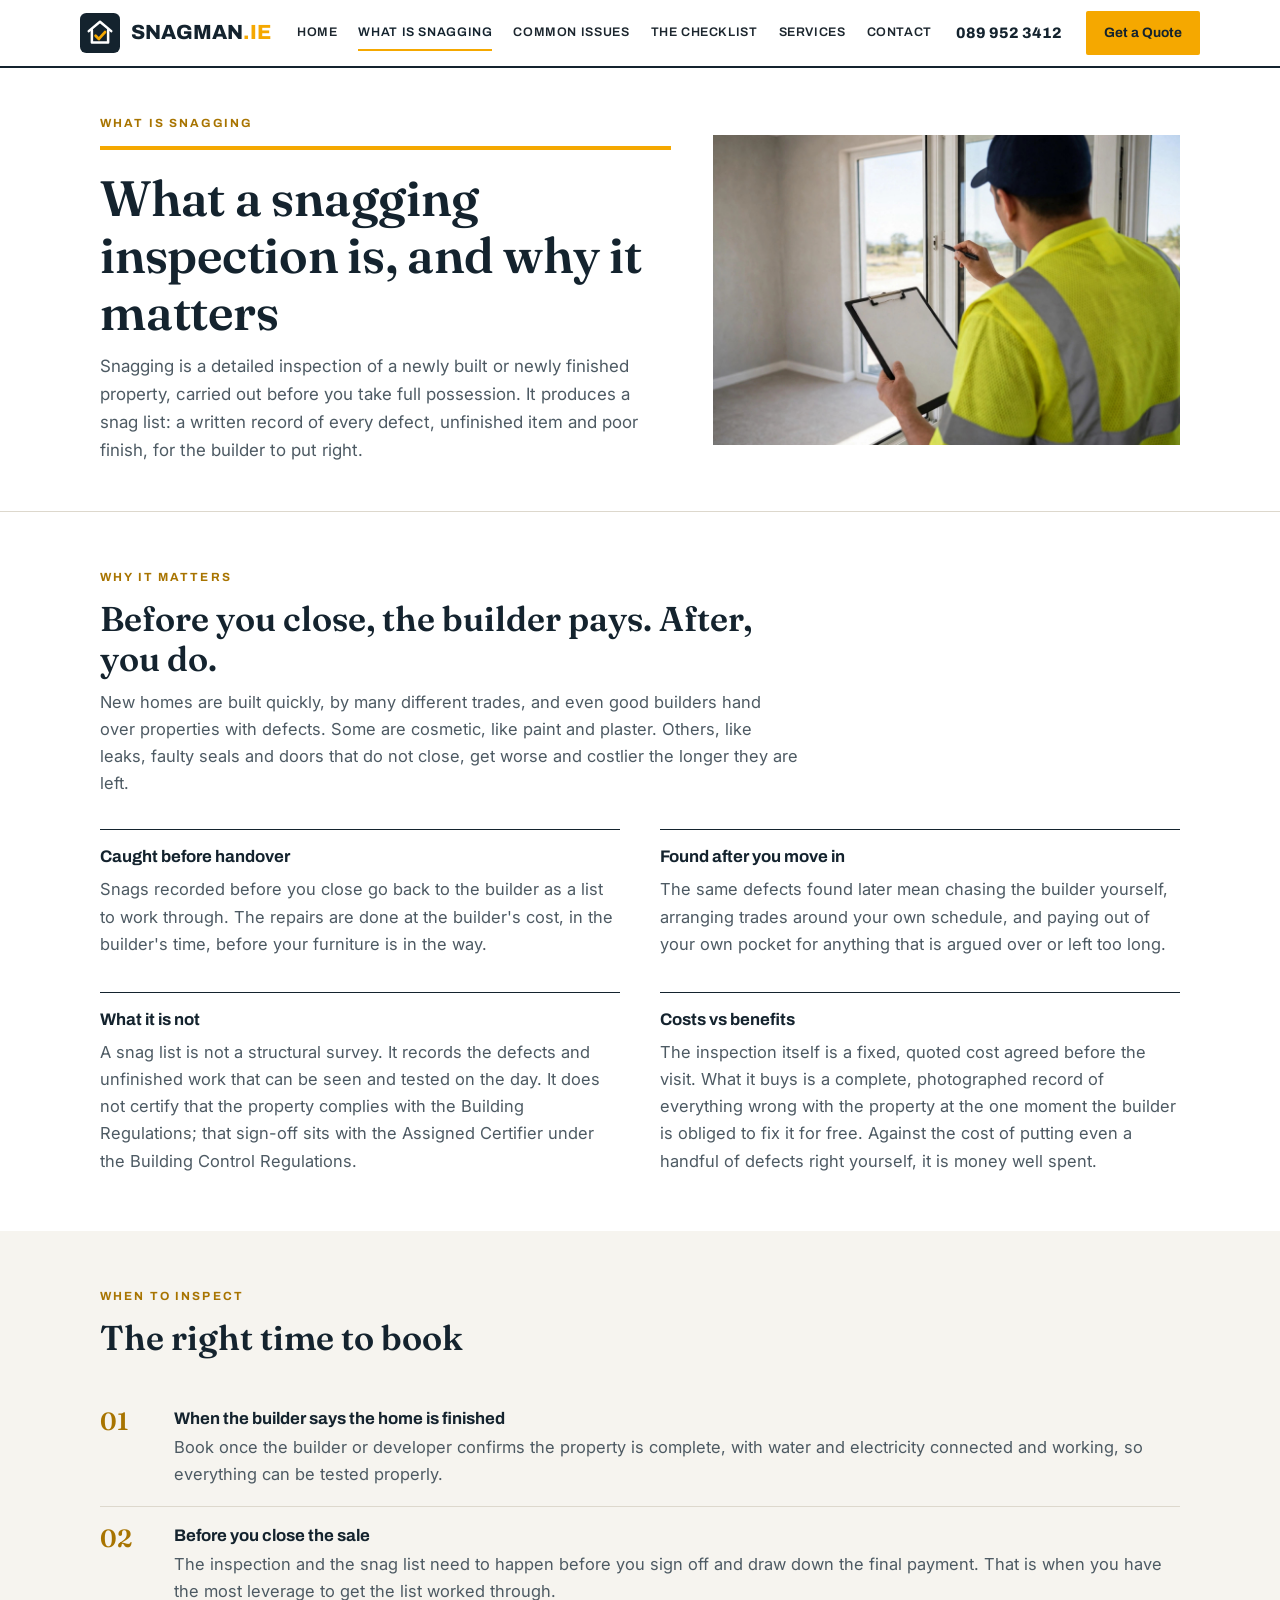
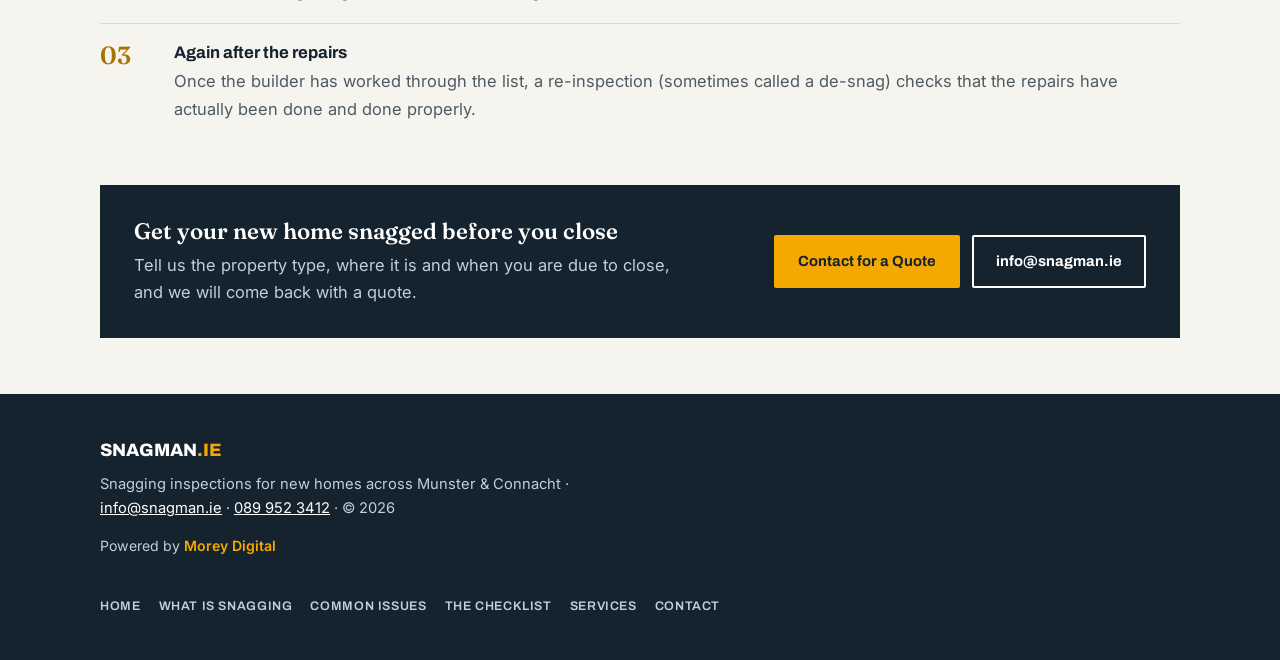
<file: what-is-snagging.html>
<!DOCTYPE html>
<html lang="en">
<head>
<meta charset="UTF-8" />
<meta name="viewport" content="width=device-width, initial-scale=1.0" />
<title>What Is Snagging? | Snagman.ie</title>
<meta name="description" content="What a snagging inspection is, why it matters, when to book one, and what it is not. A snag list records every defect in a new home before you close, so the builder fixes them at their cost." />
<link rel="icon" href="assets/mark.svg" type="image/svg+xml" />
<link rel="preconnect" href="https://fonts.googleapis.com" />
<link rel="preconnect" href="https://fonts.gstatic.com" crossorigin />
<link href="https://fonts.googleapis.com/css2?family=Archivo:wght@600;700;800;900&family=Fraunces:wght@500;600;700&family=Inter:wght@400;500;600&display=swap" rel="stylesheet" />
<link rel="stylesheet" href="styles.css" />
</head>
<body>

<header>
  <div class="wrap header-in">
    <a class="logo-link" href="index.html" aria-label="Snagman.ie home">
      <img src="assets/mark.svg" alt="" />
      <span class="wordmark">SNAGMAN<em>.IE</em></span>
    </a>
    <div class="header-right">
      <nav id="siteNav">
        <a href="index.html">Home</a>
        <a href="what-is-snagging.html" class="active">What Is Snagging</a>
        <a href="common-issues.html">Common Issues</a>
        <a href="checklist.html">The Checklist</a>
        <a href="services.html">Services</a>
        <a href="contact.html">Contact</a>
      </nav>
      <button class="menu-btn" type="button" aria-label="Open menu" aria-expanded="false" aria-controls="siteNav"><span></span><span></span><span></span></button>
      <a class="header-call" href="tel:+353899523412">089 952 3412</a>
      <a class="btn btn-amber btn-sm" href="contact.html">Get a Quote</a>
    </div>
  </div>
</header>

<main>

  <div class="page-hero">
    <div class="wrap">
      <div class="page-hero-grid">
        <div>
          <div class="kicker">What Is Snagging</div>
          <h1>What a snagging inspection is, and why it matters</h1>
          <p>Snagging is a detailed inspection of a newly built or newly finished property, carried out before you take full possession. It produces a snag list: a written record of every defect, unfinished item and poor finish, for the builder to put right.</p>
        </div>
        <img class="page-hero-photo" src="assets/inspector.jpg" alt="A snagging inspector in a high-vis vest checking a window frame with a clipboard" />
      </div>
    </div>
  </div>

  <section>
    <div class="wrap">
      <div class="section-head">
        <div class="kicker">Why It Matters</div>
        <h2>Before you close, the builder pays. After, you do.</h2>
        <p>New homes are built quickly, by many different trades, and even good builders hand over properties with defects. Some are cosmetic, like paint and plaster. Others, like leaks, faulty seals and doors that do not close, get worse and costlier the longer they are left.</p>
      </div>
      <div class="note-grid" style="margin-top:0">
        <div class="note">
          <h3>Caught before handover</h3>
          <p>Snags recorded before you close go back to the builder as a list to work through. The repairs are done at the builder's cost, in the builder's time, before your furniture is in the way.</p>
        </div>
        <div class="note">
          <h3>Found after you move in</h3>
          <p>The same defects found later mean chasing the builder yourself, arranging trades around your own schedule, and paying out of your own pocket for anything that is argued over or left too long.</p>
        </div>
      </div>
      <div class="note-grid">
        <div class="note">
          <h3>What it is not</h3>
          <p>A snag list is not a structural survey. It records the defects and unfinished work that can be seen and tested on the day. It does not certify that the property complies with the Building Regulations; that sign-off sits with the Assigned Certifier under the Building Control Regulations.</p>
        </div>
        <div class="note">
          <h3>Costs vs benefits</h3>
          <p>The inspection itself is a fixed, quoted cost agreed before the visit. What it buys is a complete, photographed record of everything wrong with the property at the one moment the builder is obliged to fix it for free. Against the cost of putting even a handful of defects right yourself, it is money well spent.</p>
        </div>
      </div>
    </div>
  </section>

  <section class="mist">
    <div class="wrap">
      <div class="section-head">
        <div class="kicker">When To Inspect</div>
        <h2>The right time to book</h2>
      </div>
      <div class="steps">
        <div class="step"><div class="step-num">01</div><div><h3>When the builder says the home is finished</h3><p>Book once the builder or developer confirms the property is complete, with water and electricity connected and working, so everything can be tested properly.</p></div></div>
        <div class="step"><div class="step-num">02</div><div><h3>Before you close the sale</h3><p>The inspection and the snag list need to happen before you sign off and draw down the final payment. That is when you have the most leverage to get the list worked through.</p></div></div>
        <div class="step"><div class="step-num">03</div><div><h3>Again after the repairs</h3><p>Once the builder has worked through the list, a re-inspection (sometimes called a de-snag) checks that the repairs have actually been done and done properly.</p></div></div>
      </div>
      <div style="margin-top:44px">
      <div class="cta-band">
        <div>
          <h3>Get your new home snagged before you close</h3>
          <p>Tell us the property type, where it is and when you are due to close, and we will come back with a quote.</p>
        </div>
        <div class="cta-actions">
          <a class="btn btn-amber" href="contact.html">Contact for a Quote</a>
          <a class="btn btn-white" href="mailto:info@snagman.ie">info@snagman.ie</a>
        </div>
      </div>
      </div>
    </div>
  </section>

</main>

<footer>
  <div class="wrap footer-in">
    <div>
      <div class="footer-brand">SNAGMAN<em>.IE</em></div>
      <div class="footer-sub">Snagging inspections for new homes across Munster &amp; Connacht · <a href="mailto:info@snagman.ie">info@snagman.ie</a> · <a href="tel:+353899523412">089 952 3412</a> · © 2026</div>
      <div class="powered">Powered by <a href="https://moreydigital.ie" target="_blank" rel="noopener">Morey Digital</a></div>
    </div>
    <nav class="footer-nav">
      <a href="index.html">Home</a>
      <a href="what-is-snagging.html">What Is Snagging</a>
      <a href="common-issues.html">Common Issues</a>
      <a href="checklist.html">The Checklist</a>
      <a href="services.html">Services</a>
      <a href="contact.html">Contact</a>
    </nav>
  </div>
</footer>

<script>
(function () {
  var btn = document.querySelector('.menu-btn'), hdr = document.querySelector('header');
  if (!btn || !hdr) return;
  btn.addEventListener('click', function () {
    var open = hdr.classList.toggle('open');
    btn.setAttribute('aria-expanded', open ? 'true' : 'false');
    btn.setAttribute('aria-label', open ? 'Close menu' : 'Open menu');
  });
  hdr.querySelectorAll('nav a').forEach(function (a) {
    a.addEventListener('click', function () {
      hdr.classList.remove('open');
      btn.setAttribute('aria-expanded', 'false');
      btn.setAttribute('aria-label', 'Open menu');
    });
  });
})();
</script>

</body>
</html>
</file>
<file: styles.css>
:root{
  --ink:#1c262e;
  --navy:#14232e;
  --amber:#f5a800;
  --amber-d:#a87400;
  --paper:#ffffff;
  --mist:#f6f4ef;
  --line:#ddd8cd;
  --muted:#4d5a63;
}
*{margin:0;padding:0;box-sizing:border-box}
html{scroll-behavior:smooth}
body{font-family:'Inter',system-ui,sans-serif;color:var(--ink);background:var(--paper);line-height:1.65;font-size:16.5px}
.wrap{max-width:1120px;margin:0 auto;padding:0 20px}
h1,h2{font-family:'Fraunces',Georgia,serif;font-weight:600;color:var(--navy);line-height:1.15}
h1{font-size:clamp(2rem,4.4vw,3.1rem);letter-spacing:-.005em}
h2{font-size:clamp(1.55rem,3vw,2.15rem)}
h3{font-family:'Archivo',sans-serif;font-size:1.05rem;font-weight:700;color:var(--navy);line-height:1.3}
p{color:var(--muted)}
a{color:var(--amber-d)}
.kicker{font-family:'Archivo',sans-serif;font-weight:700;font-size:.74rem;letter-spacing:.18em;text-transform:uppercase;color:var(--amber-d);margin-bottom:12px}
.btn{display:inline-block;font-family:'Archivo',sans-serif;font-weight:700;font-size:.92rem;text-decoration:none;padding:12px 22px;border-radius:2px;border:2px solid transparent;cursor:pointer}
.btn-amber{background:var(--amber);color:var(--navy)}
.btn-amber:hover{background:#ffb81f}
.btn-outline{border-color:var(--navy);color:var(--navy);background:transparent}
.btn-outline:hover{background:var(--navy);color:#fff}
.btn-white{border-color:#fff;color:#fff;background:transparent}
.btn-white:hover{background:#fff;color:var(--navy)}
.btn-sm{padding:9px 16px;font-size:.85rem}

/* header */
header{position:sticky;top:0;z-index:60;background:#fff;border-bottom:2px solid var(--navy)}
.header-in{display:flex;align-items:center;justify-content:space-between;gap:20px;padding:11px 0}
.logo-link{display:flex;align-items:center;gap:11px;text-decoration:none}
.logo-link img{height:40px;width:40px;display:block}
.wordmark{font-family:'Archivo',sans-serif;font-weight:800;font-size:1.28rem;color:var(--navy)}
.wordmark em{font-style:normal;color:var(--amber)}
.header-right{display:flex;align-items:center;gap:24px}
nav{display:flex;gap:21px}
nav a{font-family:'Archivo',sans-serif;font-weight:600;font-size:.78rem;letter-spacing:.05em;text-transform:uppercase;color:var(--ink);text-decoration:none;padding:6px 0;border-bottom:2px solid transparent}
nav a:hover{border-bottom-color:var(--amber)}
nav a.active{border-bottom-color:var(--amber);color:var(--navy)}
.header-call{font-family:'Archivo',sans-serif;font-weight:800;font-size:.95rem;color:var(--navy);text-decoration:none;white-space:nowrap}
.header-call:hover{color:var(--amber-d)}
.menu-btn{display:none;background:none;border:0;cursor:pointer;padding:10px 2px}
.menu-btn span{display:block;width:24px;height:2px;background:var(--ink);margin:5px 0;transition:transform .18s ease,opacity .18s ease}
header.open .menu-btn span:nth-child(1){transform:translateY(7px) rotate(45deg)}
header.open .menu-btn span:nth-child(2){opacity:0}
header.open .menu-btn span:nth-child(3){transform:translateY(-7px) rotate(-45deg)}
@media (max-width:1060px){
  .menu-btn{display:block}
  header nav{display:none}
  header.open nav{display:flex;position:absolute;top:100%;left:0;right:0;background:#fff;flex-direction:column;gap:0;padding:8px 20px 14px;border-bottom:2px solid var(--navy);z-index:70}
  header.open nav a{padding:11px 0;border-bottom:1px solid var(--line)}
  header.open nav a:last-child{border-bottom:none}
}
@media (max-width:560px){ .header-call{display:none} .header-right .btn{display:none} .logo-link img{height:36px;width:36px} .wordmark{font-size:1.12rem} }

/* hero */
.hero{border-bottom:1px solid var(--line)}
.hero-grid{display:grid;grid-template-columns:1.05fr .95fr;gap:44px;align-items:center;padding:54px 0 46px}
.hero h1{border-top:4px solid var(--amber);padding-top:22px}
.hero .lede{font-size:1.14rem;color:var(--ink);margin:18px 0 10px}
.hero .body{margin-bottom:26px}
.cta-row{display:flex;gap:14px;flex-wrap:wrap}
.hero-photo{width:100%;height:100%;max-height:420px;object-fit:cover;display:block}
@media (max-width:920px){ .hero-grid{grid-template-columns:1fr;padding:42px 0 38px} }
.hero-stats{display:grid;grid-template-columns:repeat(3,1fr);gap:28px;border-top:2px solid var(--navy);padding:20px 0 30px}
.stat .num{font-family:'Archivo',sans-serif;font-weight:700;font-size:1rem;text-transform:uppercase;letter-spacing:.06em;color:var(--navy)}
.stat .num em{font-style:normal;color:var(--amber-d)}
.stat .lbl{color:var(--muted);font-size:.93rem;margin-top:3px}
@media (max-width:700px){ .hero-stats{grid-template-columns:1fr;gap:12px} }

/* sections */
section{padding:56px 0}
section.mist{background:var(--mist)}
.section-head{max-width:700px;margin-bottom:32px}
.section-head p{margin-top:10px}
.page-hero{border-bottom:1px solid var(--line);padding:46px 0}
.page-hero h1{border-top:4px solid var(--amber);padding-top:20px}
.page-hero p{max-width:700px;margin-top:12px;font-size:1.06rem}
.page-hero-grid{display:grid;grid-template-columns:1.1fr .9fr;gap:42px;align-items:center}
.page-hero-photo{width:100%;max-height:310px;object-fit:cover;display:block}
@media (max-width:920px){ .page-hero-grid{grid-template-columns:1fr} }

/* plain ruled columns (replaces icon cards) */
.why-grid{display:grid;grid-template-columns:repeat(3,1fr);gap:34px}
.why-cell{border-top:2px solid var(--navy);padding-top:16px}
.why-cell h3{margin-bottom:8px}
@media (max-width:960px){.why-grid{grid-template-columns:1fr;gap:24px}}
.svc-grid{display:grid;grid-template-columns:repeat(3,1fr);gap:34px}
.svc{border-top:2px solid var(--navy);padding-top:16px}
.svc-body{display:flex;flex-direction:column;gap:10px}
.tag{font-family:'Archivo',sans-serif;font-weight:700;font-size:.7rem;letter-spacing:.14em;text-transform:uppercase;color:var(--amber-d)}
.more-link{font-family:'Archivo',sans-serif;font-weight:700;font-size:.9rem;color:var(--navy);text-decoration:none}
.more-link:hover{color:var(--amber-d)}
@media (max-width:880px){.svc-grid{grid-template-columns:1fr}}
.checklist{list-style:none}
.checklist li{position:relative;padding:6px 0 6px 27px;color:var(--muted);border-bottom:1px dashed var(--line)}
.checklist li:last-child{border-bottom:none}
.checklist li::before{content:"";position:absolute;left:2px;top:12px;width:12px;height:7px;border-left:3px solid var(--amber);border-bottom:3px solid var(--amber);transform:rotate(-45deg)}
.two-col{display:grid;grid-template-columns:1fr 1fr;gap:14px 44px}
@media (max-width:760px){.two-col{grid-template-columns:1fr}}
.note-grid{display:grid;grid-template-columns:1fr 1fr;gap:26px 40px;margin-top:34px}
.note{border-top:1px solid var(--navy);padding-top:16px}
.note h3{margin-bottom:8px}
.note p + p{margin-top:8px}
@media (max-width:760px){.note-grid{grid-template-columns:1fr}}

/* steps */
.steps{display:flex;flex-direction:column}
.step{display:grid;grid-template-columns:58px 1fr;gap:16px;padding:18px 0;border-bottom:1px solid var(--line)}
.step:last-child{border-bottom:none}
.step-num{font-family:'Fraunces',Georgia,serif;font-weight:600;font-size:1.55rem;color:var(--amber-d);line-height:1.1}
.step h3{margin-bottom:4px}

/* coverage */
.county-grid{display:grid;grid-template-columns:1fr 1fr;gap:34px}
.county{border-top:2px solid var(--navy);padding-top:16px}
.county h3{margin-bottom:6px}
.county .list{font-size:1.04rem;color:var(--ink)}
@media (max-width:760px){.county-grid{grid-template-columns:1fr}}

/* sample snag list table */
.snag-table{width:100%;border-collapse:collapse;font-size:.96rem;background:#fff}
.snag-table caption{text-align:left;font-family:'Archivo',sans-serif;font-size:.82rem;color:var(--muted);padding-top:12px;caption-side:bottom}
.snag-table th{font-family:'Archivo',sans-serif;font-size:.72rem;font-weight:700;letter-spacing:.12em;text-transform:uppercase;text-align:left;color:var(--navy);border-bottom:2px solid var(--navy);padding:10px 10px 10px 0}
.snag-table td{border-bottom:1px solid var(--line);padding:11px 10px 11px 0;color:var(--muted);vertical-align:top}
.snag-table td.ref{font-family:'Archivo',sans-serif;font-weight:700;color:var(--amber-d);width:44px}
.snag-table td.room{font-weight:600;color:var(--ink);white-space:nowrap}
@media (max-width:640px){ .snag-table td.room{white-space:normal} }

/* cta band */
.cta-band{background:var(--navy);color:#fff;padding:32px 34px;display:flex;justify-content:space-between;align-items:center;gap:26px;flex-wrap:wrap}
.cta-band h3{color:#fff;font-family:'Fraunces',Georgia,serif;font-weight:600;font-size:1.4rem;margin-bottom:6px}
.cta-band p{color:#c3cfd8;max-width:540px}
.cta-actions{display:flex;gap:12px;flex-wrap:wrap}

/* contact */
.contact-grid{display:grid;grid-template-columns:1.05fr .95fr;gap:40px;align-items:start}
.contact-card{border-top:2px solid var(--navy);padding-top:20px}
.contact-card .mail-big{font-family:'Archivo',sans-serif;font-weight:800;font-size:clamp(1.15rem,2.6vw,1.5rem);color:var(--navy);text-decoration:none;word-break:break-all}
.contact-card .mail-big:hover{color:var(--amber-d)}
.contact-card .call-line{font-family:'Archivo',sans-serif;font-weight:700;font-size:1.05rem;color:var(--navy);margin-top:14px}
.contact-card .call-line a{color:var(--navy);text-decoration:none}
.contact-card .call-line a:hover{color:var(--amber-d)}
.contact-side h3{margin-bottom:12px}
.next-steps{list-style:none;counter-reset:ns}
.next-steps li{position:relative;padding:10px 0 10px 42px;color:var(--muted);border-bottom:1px dashed var(--line)}
.next-steps li:last-child{border-bottom:none}
.next-steps li::before{counter-increment:ns;content:counter(ns);position:absolute;left:0;top:9px;width:26px;height:26px;background:var(--amber);color:var(--navy);font-family:'Archivo',sans-serif;font-weight:800;font-size:.88rem;display:flex;align-items:center;justify-content:center;border-radius:2px}
@media (max-width:760px){.contact-grid{grid-template-columns:1fr}}

/* footer */
footer{background:var(--navy);color:#c3cfd8;padding:42px 0 36px}
.footer-in{display:flex;justify-content:space-between;gap:30px;flex-wrap:wrap}
.footer-brand{font-family:'Archivo',sans-serif;font-weight:800;font-size:1.12rem;color:#fff}
.footer-brand em{font-style:normal;color:var(--amber)}
.footer-sub{margin-top:6px;font-size:.92rem;max-width:520px}
.footer-sub a{color:#fff}
.powered{margin-top:14px;font-size:.88rem}
.powered a{color:var(--amber);text-decoration:none;font-weight:600}
.powered a:hover{text-decoration:underline}
.footer-nav{display:flex;gap:18px;flex-wrap:wrap;margin-top:2px}
.footer-nav a{color:#c3cfd8;text-decoration:none;font-family:'Archivo',sans-serif;font-weight:600;font-size:.78rem;letter-spacing:.05em;text-transform:uppercase}
.footer-nav a:hover{color:#fff}
</file>
